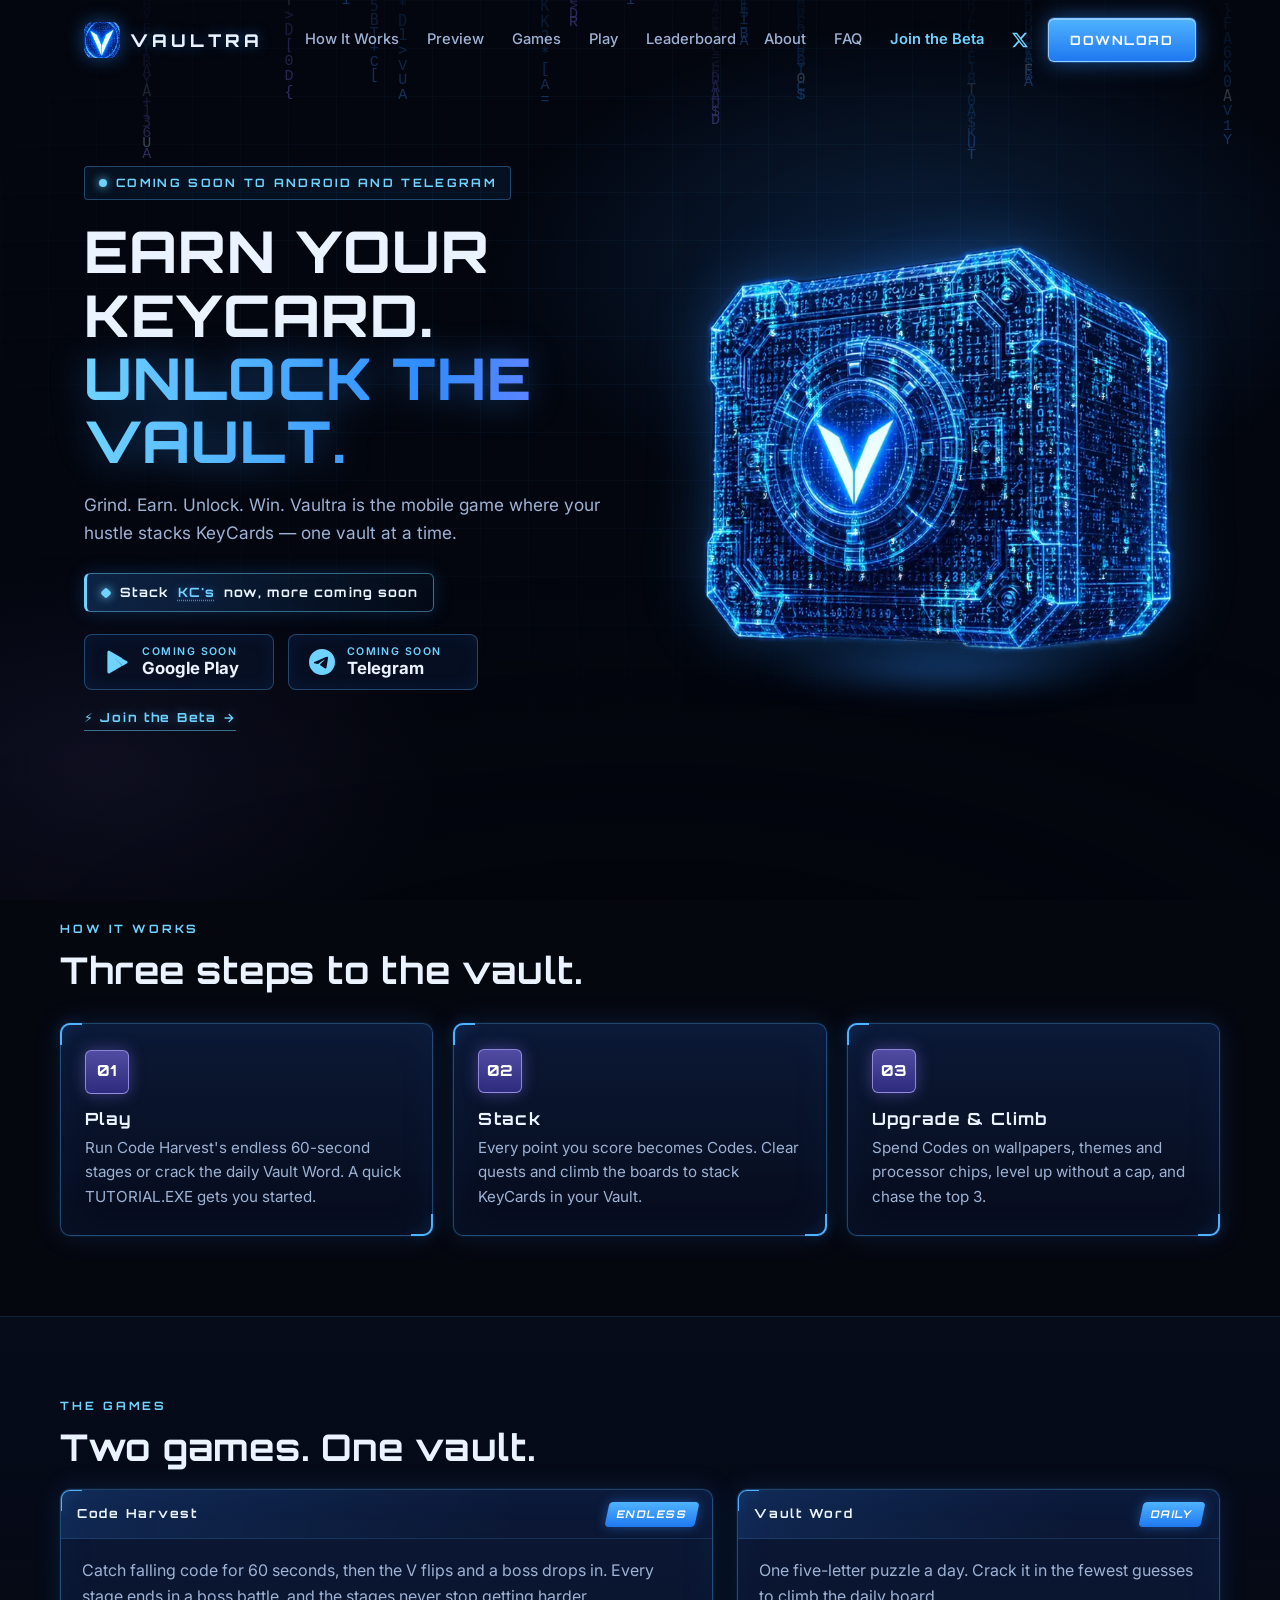
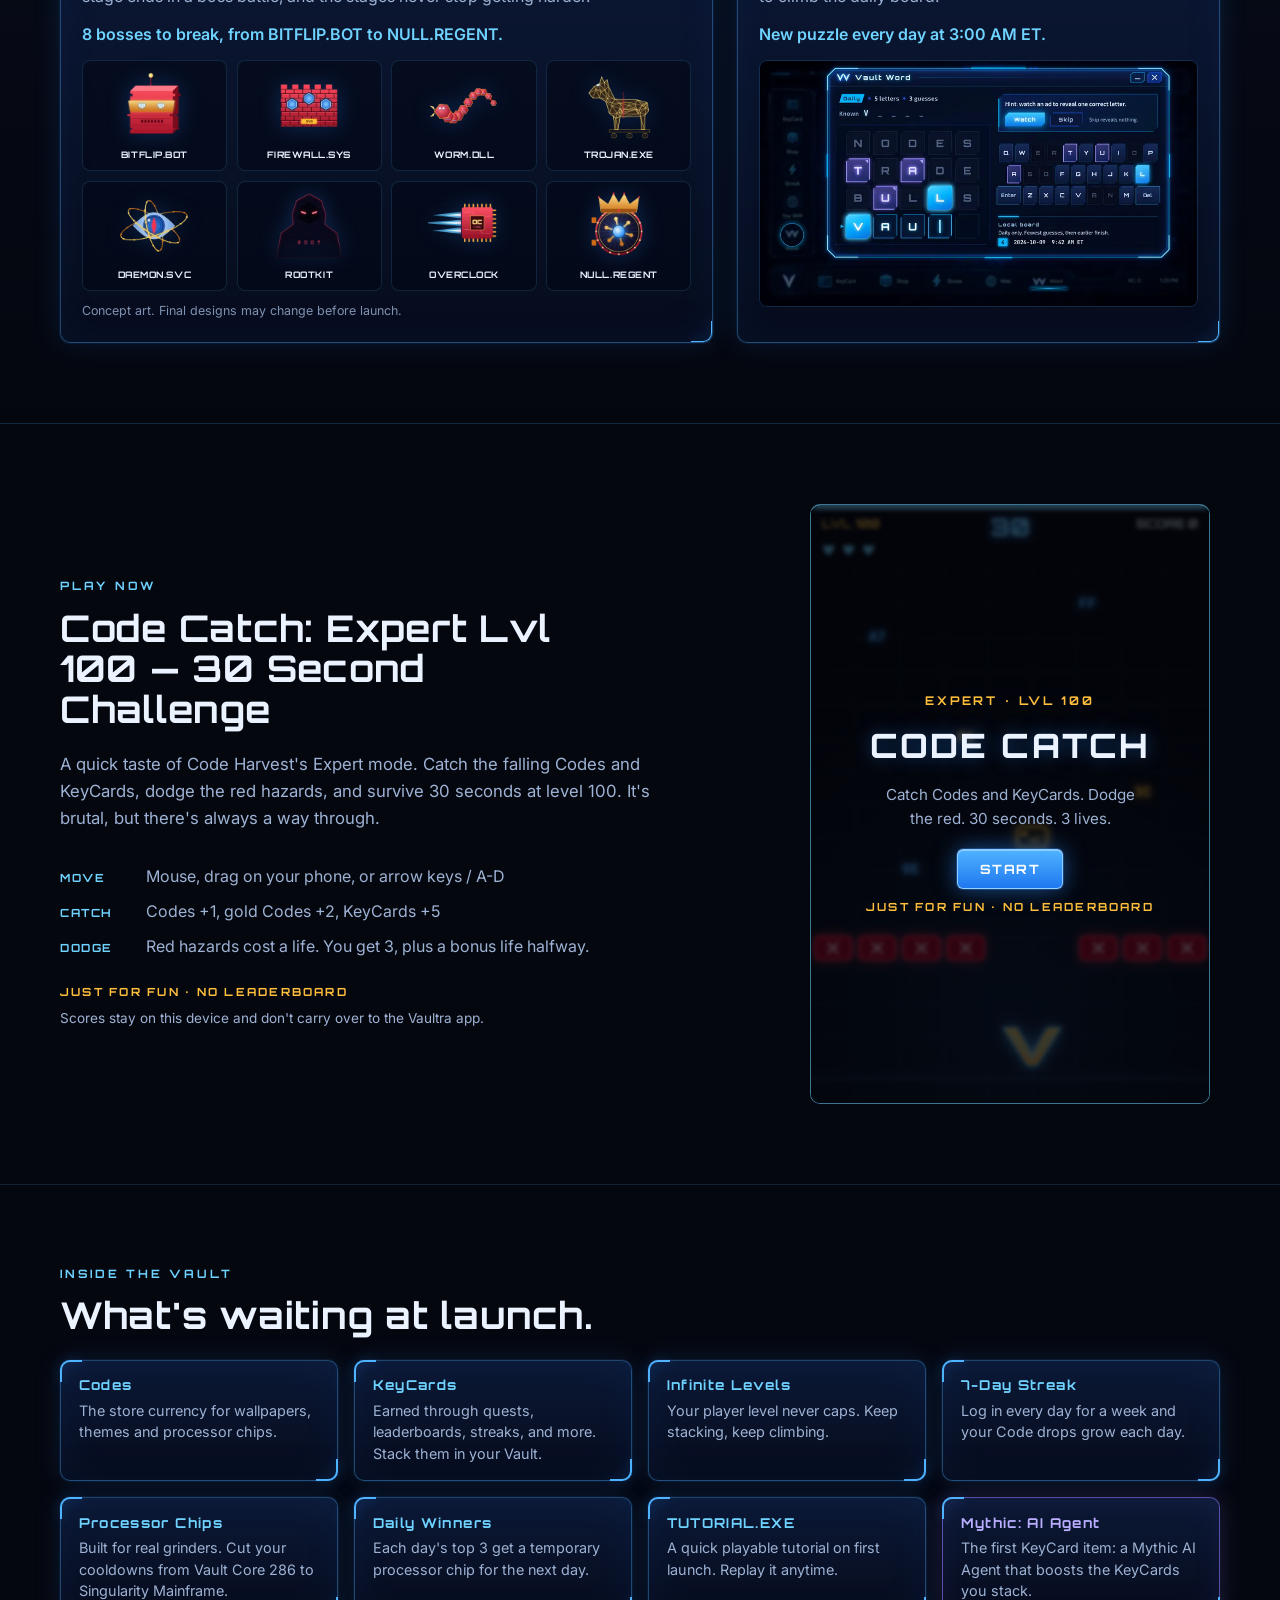
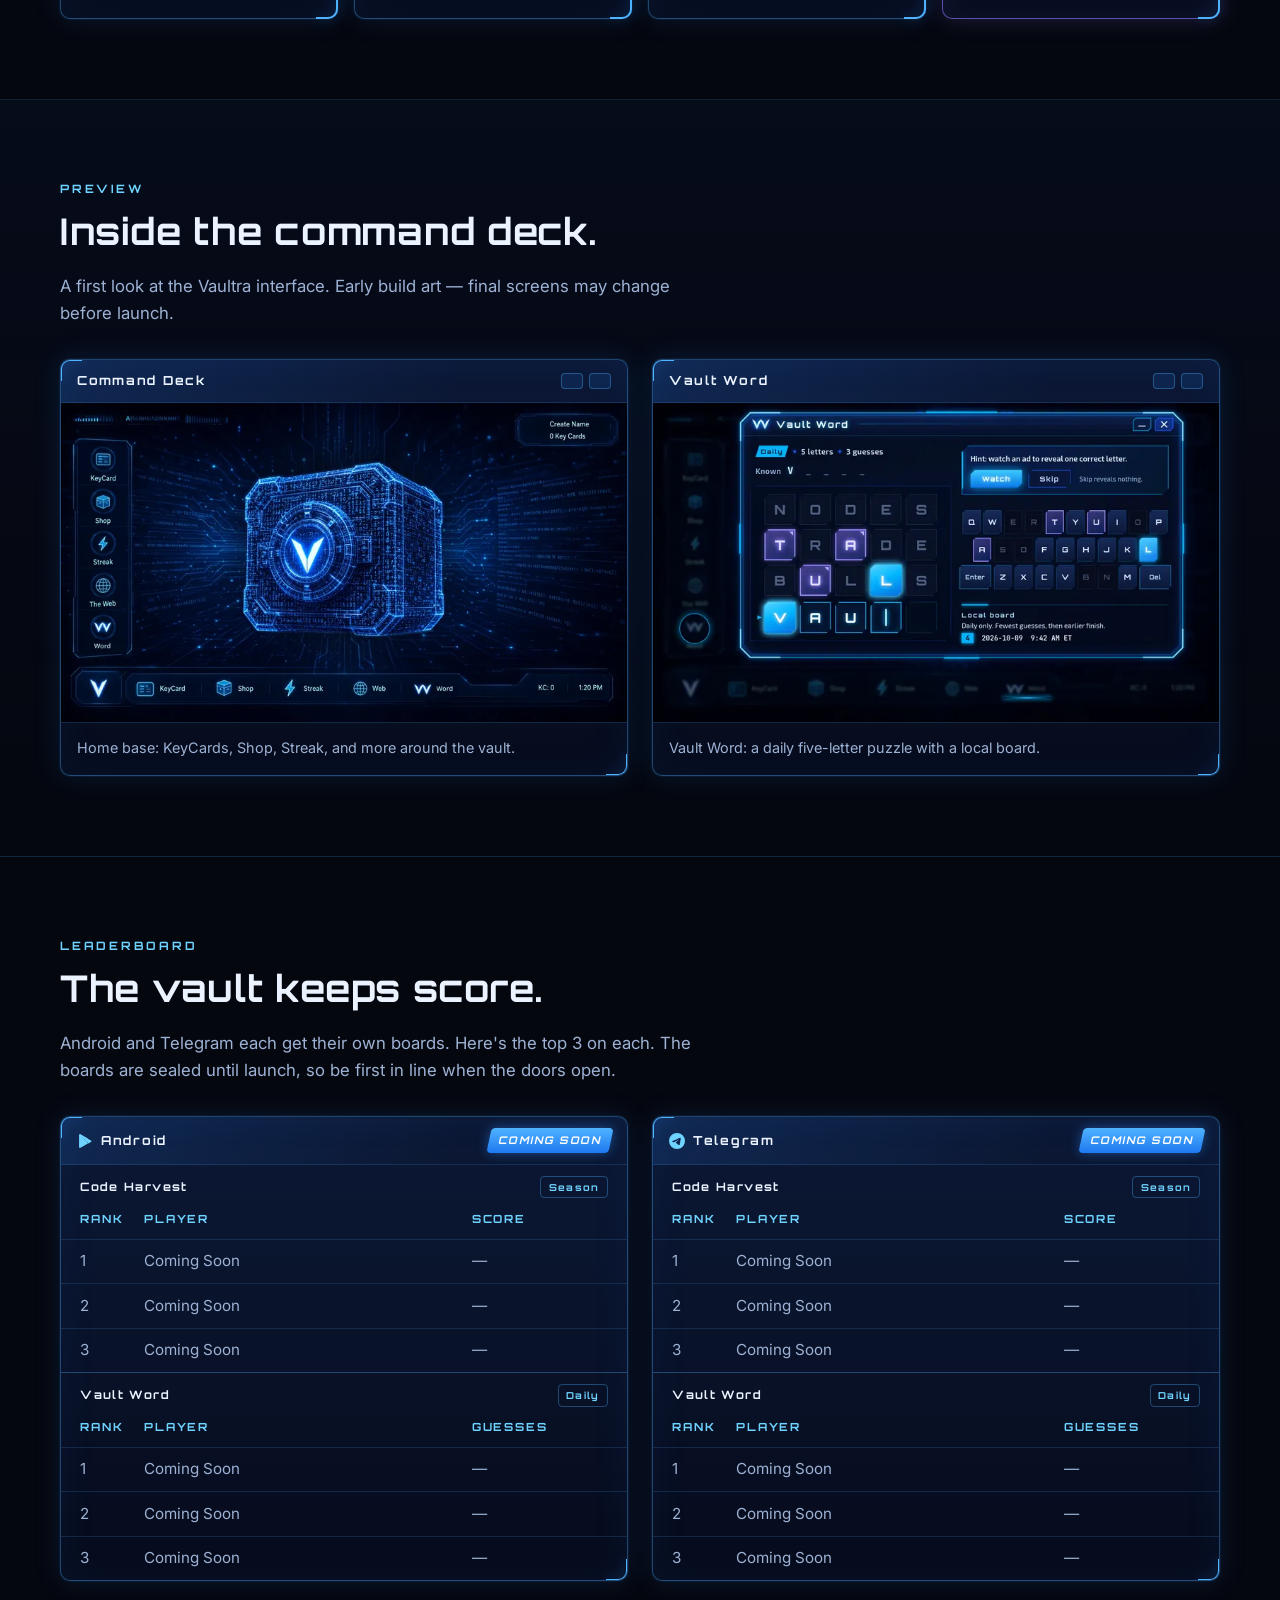
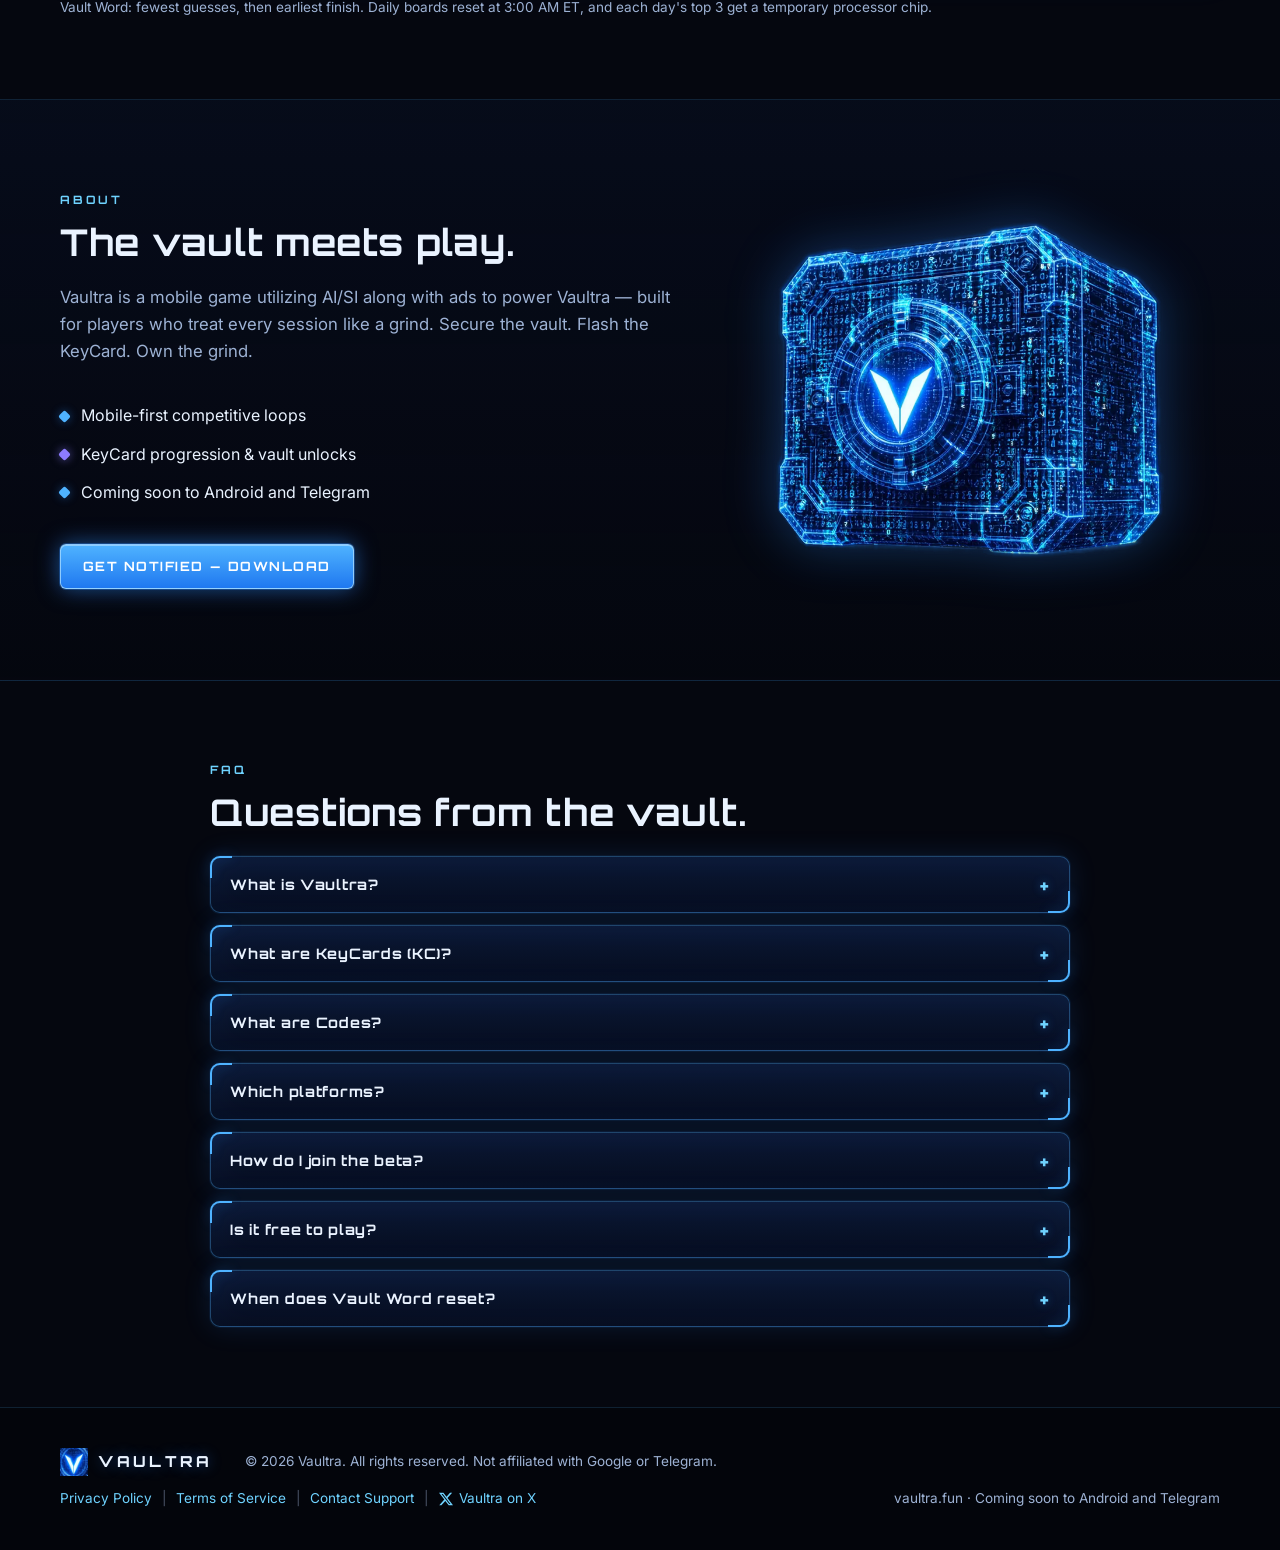
<file: index.html>
<!DOCTYPE html>
<html lang="en">
<head>
  <meta charset="utf-8" />
  <meta name="viewport" content="width=device-width, initial-scale=1" />
  <title>Vaultra — Earn Your KeyCard. Unlock the Vault.</title>
  <meta name="description" content="Grind. Earn. Unlock. Win. Vaultra is the mobile game where your hustle stacks KeyCards — one vault at a time." />
  <meta name="theme-color" content="#05070f" />
  <meta name="color-scheme" content="dark" />
  <meta property="og:title" content="Vaultra — Earn Your KeyCard. Unlock the Vault." />
  <meta property="og:description" content="Vaultra is the mobile game where your hustle stacks KeyCards — one vault at a time. Coming soon to Android and Telegram." />
  <meta property="og:url" content="https://vaultra.fun/" />
  <meta property="og:type" content="website" />
  <meta property="og:image" content="https://vaultra.fun/assets/img/og-vaultra-1200x630.jpg" />
  <meta property="og:image:width" content="1200" />
  <meta property="og:image:height" content="630" />
  <meta property="og:image:alt" content="Vaultra: Earn your KeyCard. Unlock the vault. Coming soon to Android and Telegram." />
  <meta name="twitter:card" content="summary_large_image" />
  <meta name="twitter:site" content="@Vaultra_Fun" />
  <meta name="twitter:image" content="https://vaultra.fun/assets/img/og-vaultra-1200x630.jpg" />
  <meta name="twitter:image:alt" content="Vaultra: Earn your KeyCard. Unlock the vault. Coming soon to Android and Telegram." />
  <link rel="icon" type="image/png" sizes="32x32" href="assets/favicon-32.png" />
  <link rel="icon" type="image/png" sizes="64x64" href="assets/favicon-64.png" />
  <link rel="apple-touch-icon" sizes="180x180" href="assets/apple-touch-icon.png" />
  <link rel="preload" as="image" href="assets/img/vault-poster.webp" type="image/webp" />
  <link rel="preconnect" href="https://fonts.googleapis.com" />
  <link rel="preconnect" href="https://fonts.gstatic.com" crossorigin />
  <link href="https://fonts.googleapis.com/css2?family=Inter:wght@400;500;600;700&family=Orbitron:wght@600;700;800&display=swap" rel="stylesheet" />
  <link rel="stylesheet" href="styles.css" />
</head>
<body>
  <canvas class="code-stream" aria-hidden="true"></canvas>
  <div class="bg-glow" aria-hidden="true"></div>
  <div class="bg-grid" aria-hidden="true"></div>

  <header class="site-header">
    <a class="brand" href="#top" aria-label="Vaultra home">
      <img src="assets/favicon-64.png" alt="" width="36" height="36" class="brand-mark" />
      <span class="brand-word">VAULTRA</span>
    </a>
    <nav class="nav" aria-label="Primary">
      <a href="#how">How It Works</a>
      <a href="#preview">Preview</a>
      <a href="#games">Games</a>
      <a href="#play">Play</a>
      <a href="#leaderboard">Leaderboard</a>
      <a href="#about">About</a>
      <a href="#faq">FAQ</a>
      <a href="/signup/" class="nav-beta">Join the Beta</a>
      <a class="x-link nav-x" href="https://x.com/Vaultra_Fun" target="_blank" rel="noopener" aria-label="Vaultra on X" title="Vaultra on X"><svg class="x-icon" viewBox="0 0 24 24" width="16" height="16" aria-hidden="true" focusable="false"><path fill="currentColor" d="M18.901 1.153h3.68l-8.04 9.19L24 22.846h-7.406l-5.8-7.584-6.638 7.584H.474l8.6-9.83L0 1.154h7.594l5.243 6.932ZM17.61 20.644h2.039L6.486 3.24H4.298Z"/></svg><span class="x-text">Vaultra on X</span></a>
      <!-- Telegram link placeholder: add once the official Telegram link exists, e.g. <a class="x-link nav-x" href="https://t.me/HANDLE" target="_blank" rel="noopener" aria-label="Vaultra on Telegram">…</a>. Keep the hero Telegram badge unlinked until then. -->
    </nav>
    <a class="btn btn-primary header-cta" href="#download">DOWNLOAD</a>
    <button class="nav-toggle" type="button" aria-label="Open menu" aria-expanded="false">
      <span></span><span></span><span></span>
    </button>
  </header>

  <main id="top">
    <section class="hero">
      <div class="hero-copy">
        <p class="eyebrow"><span class="pulse" aria-hidden="true"></span>COMING SOON TO ANDROID AND TELEGRAM</p>
        <h1>
          <span class="line-white">EARN YOUR KEYCARD.</span>
          <span class="line-blue">UNLOCK THE VAULT.</span>
        </h1>
        <p class="subcopy">
          Grind. Earn. Unlock. Win. Vaultra is the mobile game where your hustle stacks
          KeyCards — one vault at a time.
        </p>
        <p class="kc-line"><span class="kc-dot" aria-hidden="true"></span>Stack <abbr title="KeyCards">KC's</abbr> now, more coming soon</p>
        <div class="store-row" id="download">
          <span class="store-btn" role="img" aria-label="Google Play — Coming Soon" title="Coming Soon">
            <svg class="store-icon" viewBox="0 0 24 24" aria-hidden="true"><path fill="currentColor" d="M3.6 1.8c-.3.3-.5.8-.5 1.4v17.6c0 .6.2 1.1.5 1.4l.1.1 9.9-9.9v-.2L3.7 1.7l-.1.1zM16.9 15.6l-3.3-3.3v-.2l3.3-3.3.1.1 3.9 2.2c1.1.6 1.1 1.7 0 2.3l-3.9 2.2h-.1zM17 15.5 13.6 12 3.6 22.2c.4.4 1 .4 1.7.1L17 15.5M17 8.5 5.3 1.8c-.7-.4-1.3-.3-1.7.1L13.6 12 17 8.5z"/></svg>
            <span class="store-text"><small>Coming Soon</small><strong>Google Play</strong></span>
          </span>
          <span class="store-btn" role="img" aria-label="Telegram — Coming Soon" title="Coming Soon">
            <svg class="store-icon" viewBox="0 0 24 24" aria-hidden="true"><path fill="currentColor" d="M11.944 0A12 12 0 0 0 0 12a12 12 0 0 0 12 12 12 12 0 0 0 12-12A12 12 0 0 0 12 0a12 12 0 0 0-.056 0zm4.962 7.224c.1-.002.321.023.465.14a.506.506 0 0 1 .171.325c.016.093.036.306.02.472-.18 1.898-.962 6.502-1.36 8.627-.168.9-.499 1.201-.82 1.23-.696.065-1.225-.46-1.9-.902-1.056-.693-1.653-1.124-2.678-1.8-1.185-.78-.417-1.21.258-1.91.177-.184 3.247-2.977 3.307-3.23.007-.032.014-.15-.056-.212s-.174-.041-.249-.024c-.106.024-1.793 1.14-5.061 3.345-.48.33-.913.49-1.302.48-.428-.008-1.252-.241-1.865-.44-.752-.245-1.349-.374-1.297-.789.027-.216.325-.437.893-.663 3.498-1.524 5.83-2.529 6.998-3.014 3.332-1.386 4.025-1.627 4.476-1.635z"/></svg>
            <span class="store-text"><small>Coming Soon</small><strong>Telegram</strong></span>
          </span>
        </div>
        <a class="beta-link" href="/signup/"><span aria-hidden="true">⚡</span> Join the Beta →</a>
      </div>

      <div class="hero-art">
        <div class="hero-halo" aria-hidden="true"></div>
        <video class="hero-video vault-video" autoplay muted loop playsinline preload="none"
               poster="assets/img/vault-poster.webp" width="720" height="720"
               aria-label="Animated Vaultra vault with a glowing blue V">
          <source data-src="assets/video/vault-anim.webm" type="video/webm" />
          <source data-src="assets/video/vault-anim.mp4" type="video/mp4" />
          <img src="assets/img/vault-poster.webp" alt="Vaultra vault with a glowing blue V" width="720" height="720" />
        </video>
        <img class="hero-static vault-static" src="assets/img/vault-poster.webp" alt="Vaultra vault with a glowing blue V" width="720" height="720" />
        <div class="hero-floor" aria-hidden="true"></div>
      </div>
    </section>

    <section class="section" id="how">
      <div class="section-inner">
        <p class="section-eyebrow">HOW IT WORKS</p>
        <h2>Three steps to the vault.</h2>
        <div class="cards">
          <article class="card panel">
            <div class="card-num" aria-hidden="true">01</div>
            <h3>Play</h3>
            <p>Run Code Harvest's endless 60-second stages or crack the daily Vault Word. A quick TUTORIAL.EXE gets you started.</p>
          </article>
          <article class="card panel">
            <div class="card-num" aria-hidden="true">02</div>
            <h3>Stack</h3>
            <p>Every point you score becomes Codes. Clear quests and climb the boards to stack KeyCards in your Vault.</p>
          </article>
          <article class="card panel">
            <div class="card-num" aria-hidden="true">03</div>
            <h3>Upgrade &amp; Climb</h3>
            <p>Spend Codes on wallpapers, themes and processor chips, level up without a cap, and chase the top 3.</p>
          </article>
        </div>
      </div>
    </section>

    <section class="section section-alt" id="games">
      <div class="section-inner">
        <p class="section-eyebrow">THE GAMES</p>
        <h2>Two games. One vault.</h2>
        <div class="games-grid">
          <article class="panel game-card">
            <div class="panel-bar"><span class="panel-title">Code Harvest</span><span class="tag">Endless</span></div>
            <div class="game-body">
              <p>Catch falling code for 60 seconds, then the V flips and a boss drops in. Every stage ends in a boss battle, and the stages never stop getting harder.</p>
              <p class="game-sub">8 bosses to break, from BITFLIP.BOT to NULL.REGENT.</p>
              <ul class="boss-strip" aria-label="Code Harvest bosses">
              <li><img src="assets/img/bosses/bitflip-bot.webp" alt="BITFLIP.BOT boss concept art" width="96" height="96" loading="lazy" decoding="async" /><span>BITFLIP.BOT</span></li>
              <li><img src="assets/img/bosses/firewall-sys.webp" alt="FIREWALL.SYS boss concept art" width="96" height="96" loading="lazy" decoding="async" /><span>FIREWALL.SYS</span></li>
              <li><img src="assets/img/bosses/worm-dll.webp" alt="WORM.DLL boss concept art" width="96" height="96" loading="lazy" decoding="async" /><span>WORM.DLL</span></li>
              <li><img src="assets/img/bosses/trojan-exe.webp" alt="TROJAN.EXE boss concept art" width="96" height="96" loading="lazy" decoding="async" /><span>TROJAN.EXE</span></li>
              <li><img src="assets/img/bosses/daemon-svc.webp" alt="DAEMON.SVC boss concept art" width="96" height="96" loading="lazy" decoding="async" /><span>DAEMON.SVC</span></li>
              <li><img src="assets/img/bosses/rootkit.webp" alt="ROOTKIT boss concept art" width="96" height="96" loading="lazy" decoding="async" /><span>ROOTKIT</span></li>
              <li><img src="assets/img/bosses/overclock.webp" alt="OVERCLOCK boss concept art" width="96" height="96" loading="lazy" decoding="async" /><span>OVERCLOCK</span></li>
              <li><img src="assets/img/bosses/null-regent.webp" alt="NULL.REGENT boss concept art" width="96" height="96" loading="lazy" decoding="async" /><span>NULL.REGENT</span></li>
              </ul>
              <p class="game-fine">Concept art. Final designs may change before launch.</p>
            </div>
          </article>
          <article class="panel game-card">
            <div class="panel-bar"><span class="panel-title">Vault Word</span><span class="tag">Daily</span></div>
            <div class="game-body">
              <p>One five-letter puzzle a day. Crack it in the fewest guesses to climb the daily board.</p>
              <p class="game-sub">New puzzle every day at 3:00 AM ET.</p>
              <img class="game-shot" src="assets/img/vault-word-window-800.webp" alt="Vault Word daily puzzle window with a five-letter grid and on-screen keyboard" width="800" height="450" loading="lazy" decoding="async" />
            </div>
          </article>
        </div>
      </div>
    </section>

    <section class="section section-play" id="play">
      <div class="section-inner play-grid">
        <div class="play-copy">
          <p class="section-eyebrow">PLAY NOW</p>
          <h2>Code Catch: Expert Lvl 100 — 30 Second Challenge</h2>
          <p class="section-lead">A quick taste of Code Harvest's Expert mode. Catch the falling Codes and KeyCards, dodge the red hazards, and survive 30 seconds at level 100. It's brutal, but there's always a way through.</p>
          <ul class="play-rules">
            <li><span class="pr-key">Move</span> Mouse, drag on your phone, or arrow keys / A-D</li>
            <li><span class="pr-key">Catch</span> Codes +1, gold Codes +2, KeyCards +5</li>
            <li><span class="pr-key">Dodge</span> Red hazards cost a life. You get 3, plus a bonus life halfway.</li>
          </ul>
          <p class="play-tag">JUST FOR FUN · NO LEADERBOARD</p>
          <p class="play-fine">Scores stay on this device and don't carry over to the Vaultra app.</p>
        </div>
        <div class="cc" id="code-catch">
          <div class="cc-stage">
            <canvas class="cc-canvas" width="360" height="540" role="img" aria-label="Code Catch game area"></canvas>
            <div class="cc-overlay" data-screen="start">
              <p class="cc-kicker">EXPERT · LVL 100</p>
              <p class="cc-title">CODE CATCH</p>
              <p class="cc-text">Catch Codes and KeyCards. Dodge the red. 30 seconds. 3 lives.</p>
              <button class="btn btn-primary cc-btn" type="button" data-action="start">START</button>
              <p class="cc-tag">JUST FOR FUN · NO LEADERBOARD</p>
            </div>
            <div class="cc-overlay" data-screen="pause" hidden>
              <p class="cc-kicker">PAUSED</p>
              <button class="btn btn-primary cc-btn" type="button" data-action="resume">RESUME</button>
            </div>
            <div class="cc-overlay" data-screen="end" hidden>
              <p class="cc-kicker" data-out="reason">TIME'S UP</p>
              <p class="cc-title">SCORE <span data-out="score">0</span></p>
              <p class="cc-best">BEST <span data-out="best">0</span> <span class="cc-newbest" data-out="newbest" hidden>NEW BEST!</span></p>
              <div class="cc-actions">
                <button class="btn btn-primary cc-btn" type="button" data-action="again">PLAY AGAIN</button>
                <a class="cc-beta" href="/signup/">Join the Beta →</a>
              </div>
              <p class="cc-tag">JUST FOR FUN · NO LEADERBOARD</p>
            </div>
          </div>
          <p class="cc-live" aria-live="polite"></p>
        </div>
      </div>
    </section>

    <section class="section" id="features">
      <div class="section-inner">
        <p class="section-eyebrow">INSIDE THE VAULT</p>
        <h2>What's waiting at launch.</h2>
        <ul class="feature-grid">
          <li class="panel feature"><h3>Codes</h3><p>The store currency for wallpapers, themes and processor chips.</p></li>
          <li class="panel feature"><h3>KeyCards</h3><p>Earned through quests, leaderboards, streaks, and more. Stack them in your Vault.</p></li>
          <li class="panel feature"><h3>Infinite Levels</h3><p>Your player level never caps. Keep stacking, keep climbing.</p></li>
          <li class="panel feature"><h3>7-Day Streak</h3><p>Log in every day for a week and your Code drops grow each day.</p></li>
          <li class="panel feature"><h3>Processor Chips</h3><p>Built for real grinders. Cut your cooldowns from Vault Core 286 to Singularity Mainframe.</p></li>
          <li class="panel feature"><h3>Daily Winners</h3><p>Each day's top 3 get a temporary processor chip for the next day.</p></li>
          <li class="panel feature"><h3>TUTORIAL.EXE</h3><p>A quick playable tutorial on first launch. Replay it anytime.</p></li>
          <li class="panel feature feature-mythic"><h3>Mythic: AI Agent</h3><p>The first KeyCard item: a Mythic AI Agent that boosts the KeyCards you stack.</p></li>
        </ul>
      </div>
    </section>

    <section class="section section-alt" id="preview">
      <div class="section-inner">
        <p class="section-eyebrow">PREVIEW</p>
        <h2>Inside the command deck.</h2>
        <p class="section-lead">A first look at the Vaultra interface. Early build art — final screens may change before launch.</p>
        <div class="shots">
          <figure class="shot panel">
            <div class="panel-bar"><span class="panel-title">Command Deck</span><span class="panel-dots" aria-hidden="true"><i></i><i></i></span></div>
            <img src="assets/img/desktop-command-deck-800.webp"
                 srcset="assets/img/desktop-command-deck-800.webp 800w, assets/img/desktop-command-deck.webp 1280w"
                 sizes="(max-width: 900px) 92vw, 540px"
                 alt="Vaultra command deck screen with the glowing blue V vault and KeyCard, Shop, Streak, Web and Word menus"
                 width="1280" height="720" loading="lazy" decoding="async" />
            <figcaption>Home base: KeyCards, Shop, Streak, and more around the vault.</figcaption>
          </figure>
          <figure class="shot panel">
            <div class="panel-bar"><span class="panel-title">Vault Word</span><span class="panel-dots" aria-hidden="true"><i></i><i></i></span></div>
            <img src="assets/img/vault-word-window-800.webp"
                 srcset="assets/img/vault-word-window-800.webp 800w, assets/img/vault-word-window.webp 1280w"
                 sizes="(max-width: 900px) 92vw, 540px"
                 alt="Vault Word daily puzzle window with a five-letter grid and on-screen keyboard"
                 width="1280" height="720" loading="lazy" decoding="async" />
            <figcaption>Vault Word: a daily five-letter puzzle with a local board.</figcaption>
          </figure>
        </div>
      </div>
    </section>

    <section class="section" id="leaderboard">
      <div class="section-inner">
        <p class="section-eyebrow">LEADERBOARD</p>
        <h2>The vault keeps score.</h2>
        <p class="section-lead">Android and Telegram each get their own boards. Here's the top 3 on each. The boards are sealed until launch, so be first in line when the doors open.</p>
        <div class="lb-grid">
          <div class="lb-panel panel" role="region" aria-label="Android leaderboards">
            <div class="panel-bar"><span class="panel-title lb-plat"><svg class="lb-icon" viewBox="0 0 24 24" aria-hidden="true"><path fill="currentColor" d="M3.6 1.8c-.3.3-.5.8-.5 1.4v17.6c0 .6.2 1.1.5 1.4l.1.1 9.9-9.9v-.2L3.7 1.7l-.1.1zM16.9 15.6l-3.3-3.3v-.2l3.3-3.3.1.1 3.9 2.2c1.1.6 1.1 1.7 0 2.3l-3.9 2.2h-.1zM17 15.5 13.6 12 3.6 22.2c.4.4 1 .4 1.7.1L17 15.5M17 8.5 5.3 1.8c-.7-.4-1.3-.3-1.7.1L13.6 12 17 8.5z"/></svg>Android</span><span class="tag">Coming Soon</span></div>
              <div class="lb-mini">
                <div class="lb-mini-title"><span>Code Harvest</span><span class="lb-mini-tag">Season</span></div>
                <div class="lb-row lb-head"><span>Rank</span><span>Player</span><span>Score</span></div>
                <div class="lb-row muted"><span>1</span><span>Coming Soon</span><span>—</span></div>
                <div class="lb-row muted"><span>2</span><span>Coming Soon</span><span>—</span></div>
                <div class="lb-row muted"><span>3</span><span>Coming Soon</span><span>—</span></div>
              </div>
              <div class="lb-mini">
                <div class="lb-mini-title"><span>Vault Word</span><span class="lb-mini-tag">Daily</span></div>
                <div class="lb-row lb-head"><span>Rank</span><span>Player</span><span>Guesses</span></div>
                <div class="lb-row muted"><span>1</span><span>Coming Soon</span><span>—</span></div>
                <div class="lb-row muted"><span>2</span><span>Coming Soon</span><span>—</span></div>
                <div class="lb-row muted"><span>3</span><span>Coming Soon</span><span>—</span></div>
              </div>
          </div>
          <div class="lb-panel panel" role="region" aria-label="Telegram leaderboards">
            <div class="panel-bar"><span class="panel-title lb-plat"><svg class="lb-icon" viewBox="0 0 24 24" aria-hidden="true"><path fill="currentColor" d="M11.944 0A12 12 0 0 0 0 12a12 12 0 0 0 12 12 12 12 0 0 0 12-12A12 12 0 0 0 12 0a12 12 0 0 0-.056 0zm4.962 7.224c.1-.002.321.023.465.14a.506.506 0 0 1 .171.325c.016.093.036.306.02.472-.18 1.898-.962 6.502-1.36 8.627-.168.9-.499 1.201-.82 1.23-.696.065-1.225-.46-1.9-.902-1.056-.693-1.653-1.124-2.678-1.8-1.185-.78-.417-1.21.258-1.91.177-.184 3.247-2.977 3.307-3.23.007-.032.014-.15-.056-.212s-.174-.041-.249-.024c-.106.024-1.793 1.14-5.061 3.345-.48.33-.913.49-1.302.48-.428-.008-1.252-.241-1.865-.44-.752-.245-1.349-.374-1.297-.789.027-.216.325-.437.893-.663 3.498-1.524 5.83-2.529 6.998-3.014 3.332-1.386 4.025-1.627 4.476-1.635z"/></svg>Telegram</span><span class="tag">Coming Soon</span></div>
              <div class="lb-mini">
                <div class="lb-mini-title"><span>Code Harvest</span><span class="lb-mini-tag">Season</span></div>
                <div class="lb-row lb-head"><span>Rank</span><span>Player</span><span>Score</span></div>
                <div class="lb-row muted"><span>1</span><span>Coming Soon</span><span>—</span></div>
                <div class="lb-row muted"><span>2</span><span>Coming Soon</span><span>—</span></div>
                <div class="lb-row muted"><span>3</span><span>Coming Soon</span><span>—</span></div>
              </div>
              <div class="lb-mini">
                <div class="lb-mini-title"><span>Vault Word</span><span class="lb-mini-tag">Daily</span></div>
                <div class="lb-row lb-head"><span>Rank</span><span>Player</span><span>Guesses</span></div>
                <div class="lb-row muted"><span>1</span><span>Coming Soon</span><span>—</span></div>
                <div class="lb-row muted"><span>2</span><span>Coming Soon</span><span>—</span></div>
                <div class="lb-row muted"><span>3</span><span>Coming Soon</span><span>—</span></div>
              </div>
          </div>
        </div>
        <p class="lb-foot">Vault Word: fewest guesses, then earliest finish. Daily boards reset at 3:00 AM ET, and each day's top 3 get a temporary processor chip.</p>
      </div>
    </section>

    <section class="section section-alt" id="about">
      <div class="section-inner about-grid">
        <div>
          <p class="section-eyebrow">ABOUT</p>
          <h2>The vault meets play.</h2>
          <p class="section-lead">
            Vaultra is a mobile game utilizing AI/SI along with ads to power Vaultra — built for players who treat every session like a grind. Secure the vault. Flash the KeyCard. Own the grind.
          </p>
          <ul class="about-list">
            <li><span class="dot"></span> Mobile-first competitive loops</li>
            <li><span class="dot alt"></span> KeyCard progression &amp; vault unlocks</li>
            <li><span class="dot"></span> Coming soon to Android and Telegram</li>
          </ul>
          <a class="btn btn-primary" href="#download">GET NOTIFIED — DOWNLOAD</a>
        </div>
        <figure class="about-art vault-media">
          <video class="vault-video about-video" muted loop playsinline preload="none"
                 poster="assets/img/vault-poster.webp" width="720" height="720"
                 aria-label="Animated Vaultra vault mark — glowing blue V on a code-etched vault">
            <source data-src="assets/video/vault-anim.webm" type="video/webm" />
            <source data-src="assets/video/vault-anim.mp4" type="video/mp4" />
            <img src="assets/img/vault-poster.webp" alt="Vaultra vault mark — glowing blue V on a code-etched vault" width="720" height="720" loading="lazy" decoding="async" />
          </video>
          <img class="vault-static" src="assets/img/vault-poster.webp" alt="Vaultra vault mark — glowing blue V on a code-etched vault" width="720" height="720" loading="lazy" decoding="async" />
        </figure>
      </div>
    </section>
    <section class="section" id="faq">
      <div class="section-inner faq-inner">
        <p class="section-eyebrow">FAQ</p>
        <h2>Questions from the vault.</h2>
        <div class="faq-list">
          <details class="faq-item panel">
            <summary>What is Vaultra?</summary>
            <p>Vaultra is a free-to-play mobile game built around a command-deck vault. Play Code Harvest and the daily Vault Word, stack KeyCards, and climb the leaderboards.</p>
          </details>
          <details class="faq-item panel">
            <summary>What are KeyCards (KC)?</summary>
            <p>KeyCards are Vaultra's signature in-game item. Stack them by clearing quests, climbing the leaderboards, keeping your streak alive, and more. KC unlock Mythic items like the AI Agent. KeyCards are simulated in-game items and stay in the game.</p>
          </details>
          <details class="faq-item panel">
            <summary>What are Codes?</summary>
            <p>Codes are the in-game store currency. Every point you score becomes a Code, and the 7-day streak adds more. Spend them on wallpapers, themes and processor chips that shorten your cooldowns, built for real grinders.</p>
          </details>
          <details class="faq-item panel">
            <summary>Which platforms?</summary>
            <p>Vaultra is coming soon to Android (Google Play) and as a Telegram Mini App. Both platforms get Code Harvest and Vault Word, each with its own leaderboards.</p>
          </details>
          <details class="faq-item panel">
            <summary>How do I join the beta?</summary>
            <p>Sign up at <a href="/signup/">vaultra.fun/signup</a> with the Google account on your Android phone. We'll email your Google Play testing invite when testing opens.</p>
          </details>
          <details class="faq-item panel">
            <summary>Is it free to play?</summary>
            <p>Yes. Vaultra is free to play, and rewarded ads are always optional. You choose when to watch.</p>
          </details>
          <details class="faq-item panel">
            <summary>When does Vault Word reset?</summary>
            <p>Every day at 3:00 AM Eastern. The daily leaderboards close at the same time, and each day's top 3 get a temporary processor chip for the next day.</p>
          </details>
        </div>
      </div>
    </section>
  </main>

  <footer class="site-footer">
    <div class="footer-inner">
      <div class="brand brand-footer">
        <img src="assets/favicon-64.png" alt="" width="28" height="28" loading="lazy" />
        <span class="brand-word">VAULTRA</span>
      </div>
      <p class="footer-copy">© <span id="year"></span> Vaultra. All rights reserved. Not affiliated with Google or Telegram.</p>
      <nav class="footer-links" aria-label="Legal">
        <a href="/privacy/">Privacy Policy</a><span aria-hidden="true">|</span>
        <a href="/terms/">Terms of Service</a><span aria-hidden="true">|</span>
        <a href="mailto:vaultra@mail.grokbot.com">Contact Support</a><span aria-hidden="true">|</span>
        <a class="x-link" href="https://x.com/Vaultra_Fun" target="_blank" rel="noopener" aria-label="Vaultra on X"><svg class="x-icon" viewBox="0 0 24 24" width="16" height="16" aria-hidden="true" focusable="false"><path fill="currentColor" d="M18.901 1.153h3.68l-8.04 9.19L24 22.846h-7.406l-5.8-7.584-6.638 7.584H.474l8.6-9.83L0 1.154h7.594l5.243 6.932ZM17.61 20.644h2.039L6.486 3.24H4.298Z"/></svg><span>Vaultra on X</span></a>
        <!-- Telegram link placeholder: add <a href="https://t.me/HANDLE" target="_blank" rel="noopener">Vaultra on Telegram</a> once the official link exists -->
      </nav>
      <p class="footer-meta">vaultra.fun · Coming soon to Android and Telegram</p>
    </div>
  </footer>

  <script src="main.js" defer></script>
  <script src="assets/js/code-catch.js" defer></script>
</body>
</html>
</file>
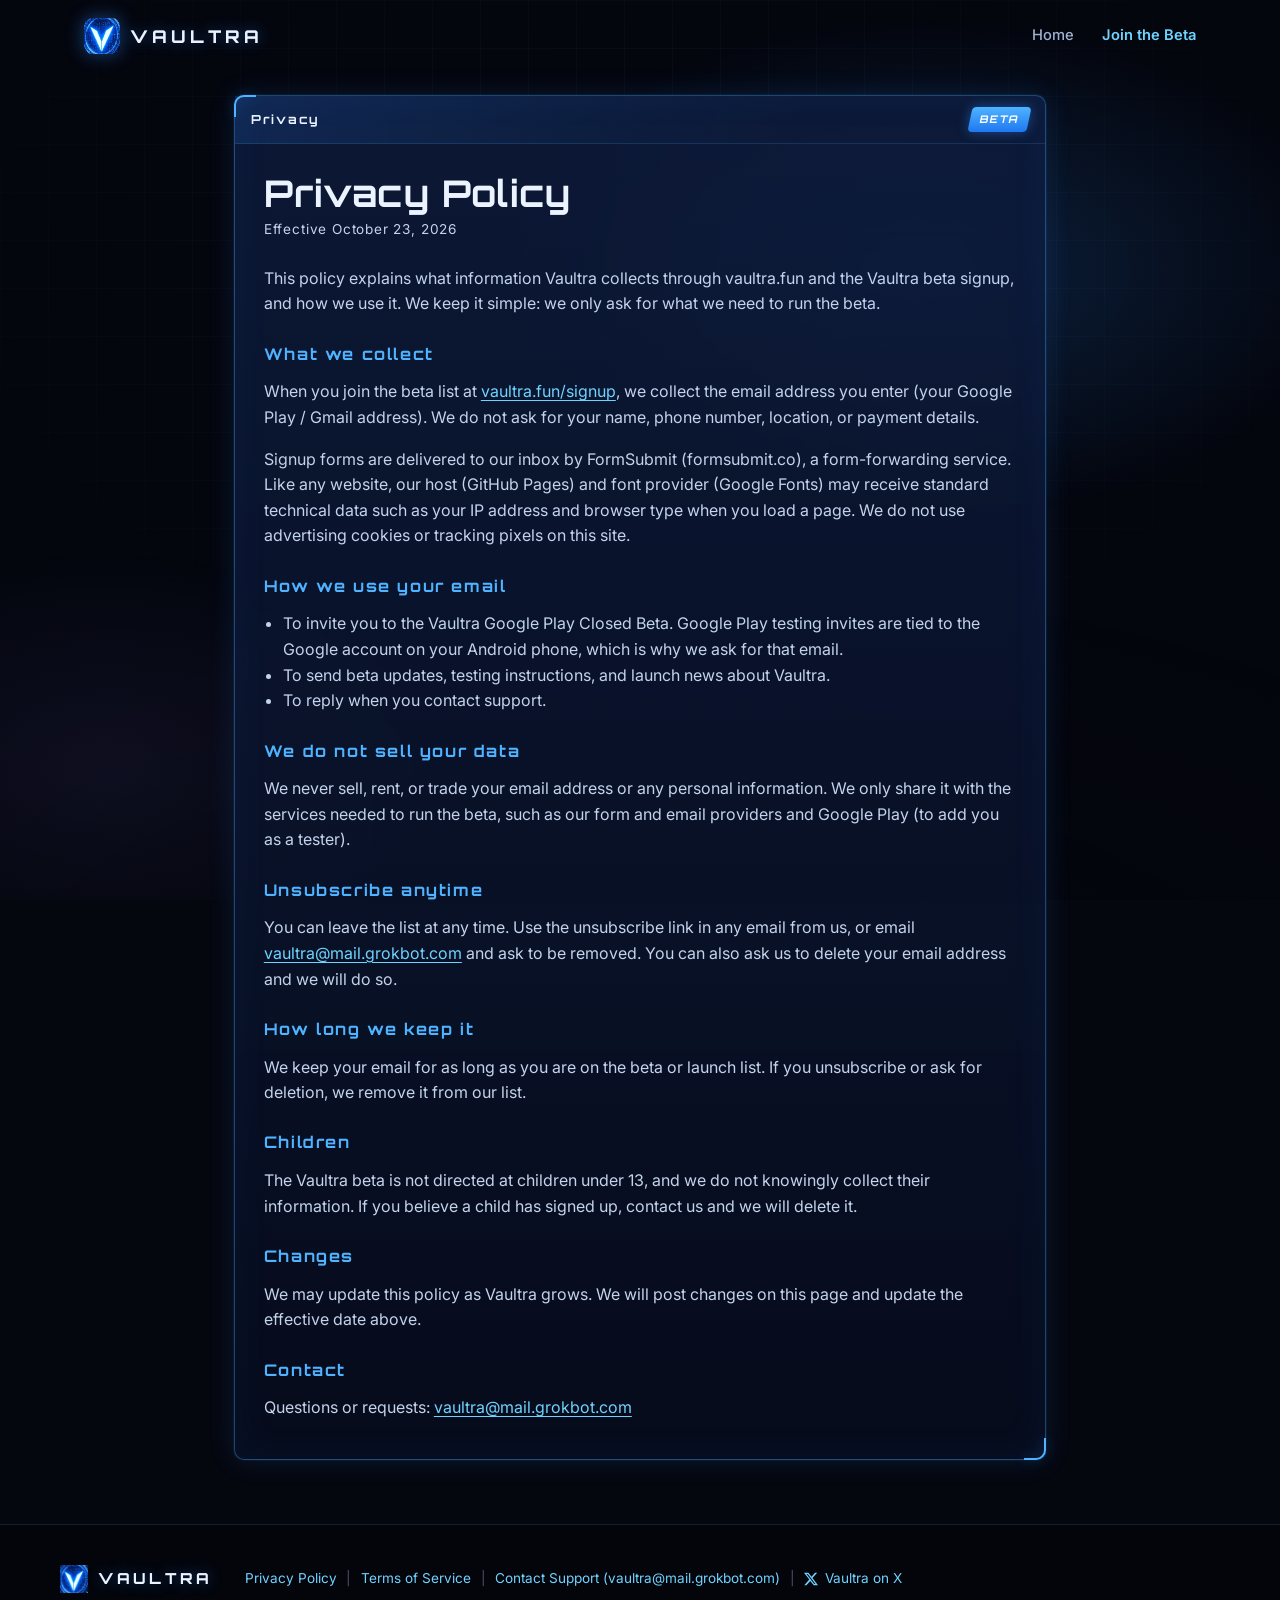
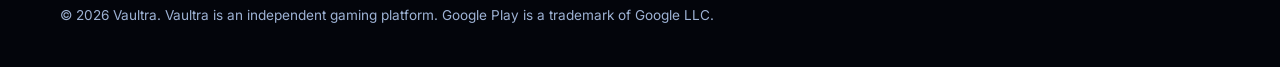
<file: privacy/index.html>
<!DOCTYPE html>
<html lang="en">
<head>
  <meta charset="utf-8" />
  <meta name="viewport" content="width=device-width, initial-scale=1" />
  <title>Privacy Policy — Vaultra</title>
  <meta name="description" content="How Vaultra handles your email for the beta signup and Google Play testing invites." />
  <meta name="theme-color" content="#05070f" />
  <meta name="color-scheme" content="dark" />
  <link rel="canonical" href="https://vaultra.fun/privacy/" />
  <meta property="og:type" content="website" />
  <meta property="og:title" content="Privacy Policy — Vaultra" />
  <meta property="og:description" content="How Vaultra handles your email for the beta signup and Google Play testing invites." />
  <meta property="og:url" content="https://vaultra.fun/privacy/" />
  <meta property="og:image" content="https://vaultra.fun/assets/img/og-vaultra-1200x630.jpg" />
  <meta property="og:image:width" content="1200" />
  <meta property="og:image:height" content="630" />
  <meta property="og:image:alt" content="Vaultra: Earn your KeyCard. Unlock the vault. Coming soon to Android and Telegram." />
  <meta name="twitter:card" content="summary_large_image" />
  <meta name="twitter:site" content="@Vaultra_Fun" />
  <meta name="twitter:image" content="https://vaultra.fun/assets/img/og-vaultra-1200x630.jpg" />
  <meta name="twitter:image:alt" content="Vaultra: Earn your KeyCard. Unlock the vault. Coming soon to Android and Telegram." />
  <link rel="icon" type="image/png" sizes="32x32" href="/assets/favicon-32.png" />
  <link rel="icon" type="image/png" sizes="64x64" href="/assets/favicon-64.png" />
  <link rel="apple-touch-icon" sizes="180x180" href="/assets/apple-touch-icon.png" />
  <link rel="preconnect" href="https://fonts.googleapis.com" />
  <link rel="preconnect" href="https://fonts.gstatic.com" crossorigin />
  <link href="https://fonts.googleapis.com/css2?family=Inter:wght@400;500;600;700&family=Orbitron:wght@600;700;800&display=swap" rel="stylesheet" />
  <link rel="stylesheet" href="/styles.css" />
  <link rel="stylesheet" href="/pages.css" />
</head>
<body>
  <canvas class="code-stream" aria-hidden="true"></canvas>
  <div class="bg-glow" aria-hidden="true"></div>
  <div class="bg-grid" aria-hidden="true"></div>

  <header class="site-header">
    <a class="brand" href="/" aria-label="Vaultra home">
      <img src="/assets/favicon-64.png" alt="" width="36" height="36" class="brand-mark" />
      <span class="brand-word">VAULTRA</span>
    </a>
    <nav class="nav nav-simple" aria-label="Primary">
      <a href="/">Home</a>
      <a href="/signup/" class="nav-beta">Join the Beta</a>
    </nav>
  </header>

  <main class="legal-main">
    <article class="panel legal">
      <div class="panel-bar"><span class="panel-title">Privacy</span><span class="tag">Beta</span></div>
      <div class="legal-body">
        <h1>Privacy Policy</h1>
        <p class="legal-date">Effective October 23, 2026</p>
        <p>This policy explains what information Vaultra collects through vaultra.fun and the Vaultra beta signup, and how we use it. We keep it simple: we only ask for what we need to run the beta.</p>

        <h2>What we collect</h2>
        <p>When you join the beta list at <a href="/signup/">vaultra.fun/signup</a>, we collect the email address you enter (your Google Play / Gmail address). We do not ask for your name, phone number, location, or payment details.</p>
        <p>Signup forms are delivered to our inbox by FormSubmit (formsubmit.co), a form-forwarding service. Like any website, our host (GitHub Pages) and font provider (Google Fonts) may receive standard technical data such as your IP address and browser type when you load a page. We do not use advertising cookies or tracking pixels on this site.</p>

        <h2>How we use your email</h2>
        <ul>
          <li>To invite you to the Vaultra Google Play Closed Beta. Google Play testing invites are tied to the Google account on your Android phone, which is why we ask for that email.</li>
          <li>To send beta updates, testing instructions, and launch news about Vaultra.</li>
          <li>To reply when you contact support.</li>
        </ul>

        <h2>We do not sell your data</h2>
        <p>We never sell, rent, or trade your email address or any personal information. We only share it with the services needed to run the beta, such as our form and email providers and Google Play (to add you as a tester).</p>

        <h2>Unsubscribe anytime</h2>
        <p>You can leave the list at any time. Use the unsubscribe link in any email from us, or email <a href="mailto:vaultra@mail.grokbot.com">vaultra@mail.grokbot.com</a> and ask to be removed. You can also ask us to delete your email address and we will do so.</p>

        <h2>How long we keep it</h2>
        <p>We keep your email for as long as you are on the beta or launch list. If you unsubscribe or ask for deletion, we remove it from our list.</p>

        <h2>Children</h2>
        <p>The Vaultra beta is not directed at children under 13, and we do not knowingly collect their information. If you believe a child has signed up, contact us and we will delete it.</p>

        <h2>Changes</h2>
        <p>We may update this policy as Vaultra grows. We will post changes on this page and update the effective date above.</p>

        <h2>Contact</h2>
        <p>Questions or requests: <a href="mailto:vaultra@mail.grokbot.com">vaultra@mail.grokbot.com</a></p>
      </div>
    </article>
  </main>

  <footer class="site-footer">
    <div class="footer-inner">
      <div class="brand brand-footer">
        <img src="/assets/favicon-64.png" alt="" width="28" height="28" loading="lazy" />
        <span class="brand-word">VAULTRA</span>
      </div>
      <nav class="footer-links" aria-label="Legal">
        <a href="/privacy/">Privacy Policy</a><span aria-hidden="true">|</span>
        <a href="/terms/">Terms of Service</a><span aria-hidden="true">|</span>
        <a href="mailto:vaultra@mail.grokbot.com">Contact Support (vaultra@mail.grokbot.com)</a><span aria-hidden="true">|</span>
        <a class="x-link" href="https://x.com/Vaultra_Fun" target="_blank" rel="noopener" aria-label="Vaultra on X"><svg class="x-icon" viewBox="0 0 24 24" width="16" height="16" aria-hidden="true" focusable="false"><path fill="currentColor" d="M18.901 1.153h3.68l-8.04 9.19L24 22.846h-7.406l-5.8-7.584-6.638 7.584H.474l8.6-9.83L0 1.154h7.594l5.243 6.932ZM17.61 20.644h2.039L6.486 3.24H4.298Z"/></svg><span>Vaultra on X</span></a>
        <!-- Telegram link placeholder: add <a href="https://t.me/HANDLE" target="_blank" rel="noopener">Vaultra on Telegram</a> once the official link exists -->
      </nav>
      <p class="footer-copy footer-note">© <span id="year"></span> Vaultra. Vaultra is an independent gaming platform. Google Play is a trademark of Google LLC.</p>
    </div>
  </footer>

  <script src="/main.js" defer></script>
</body>
</html>
</file>
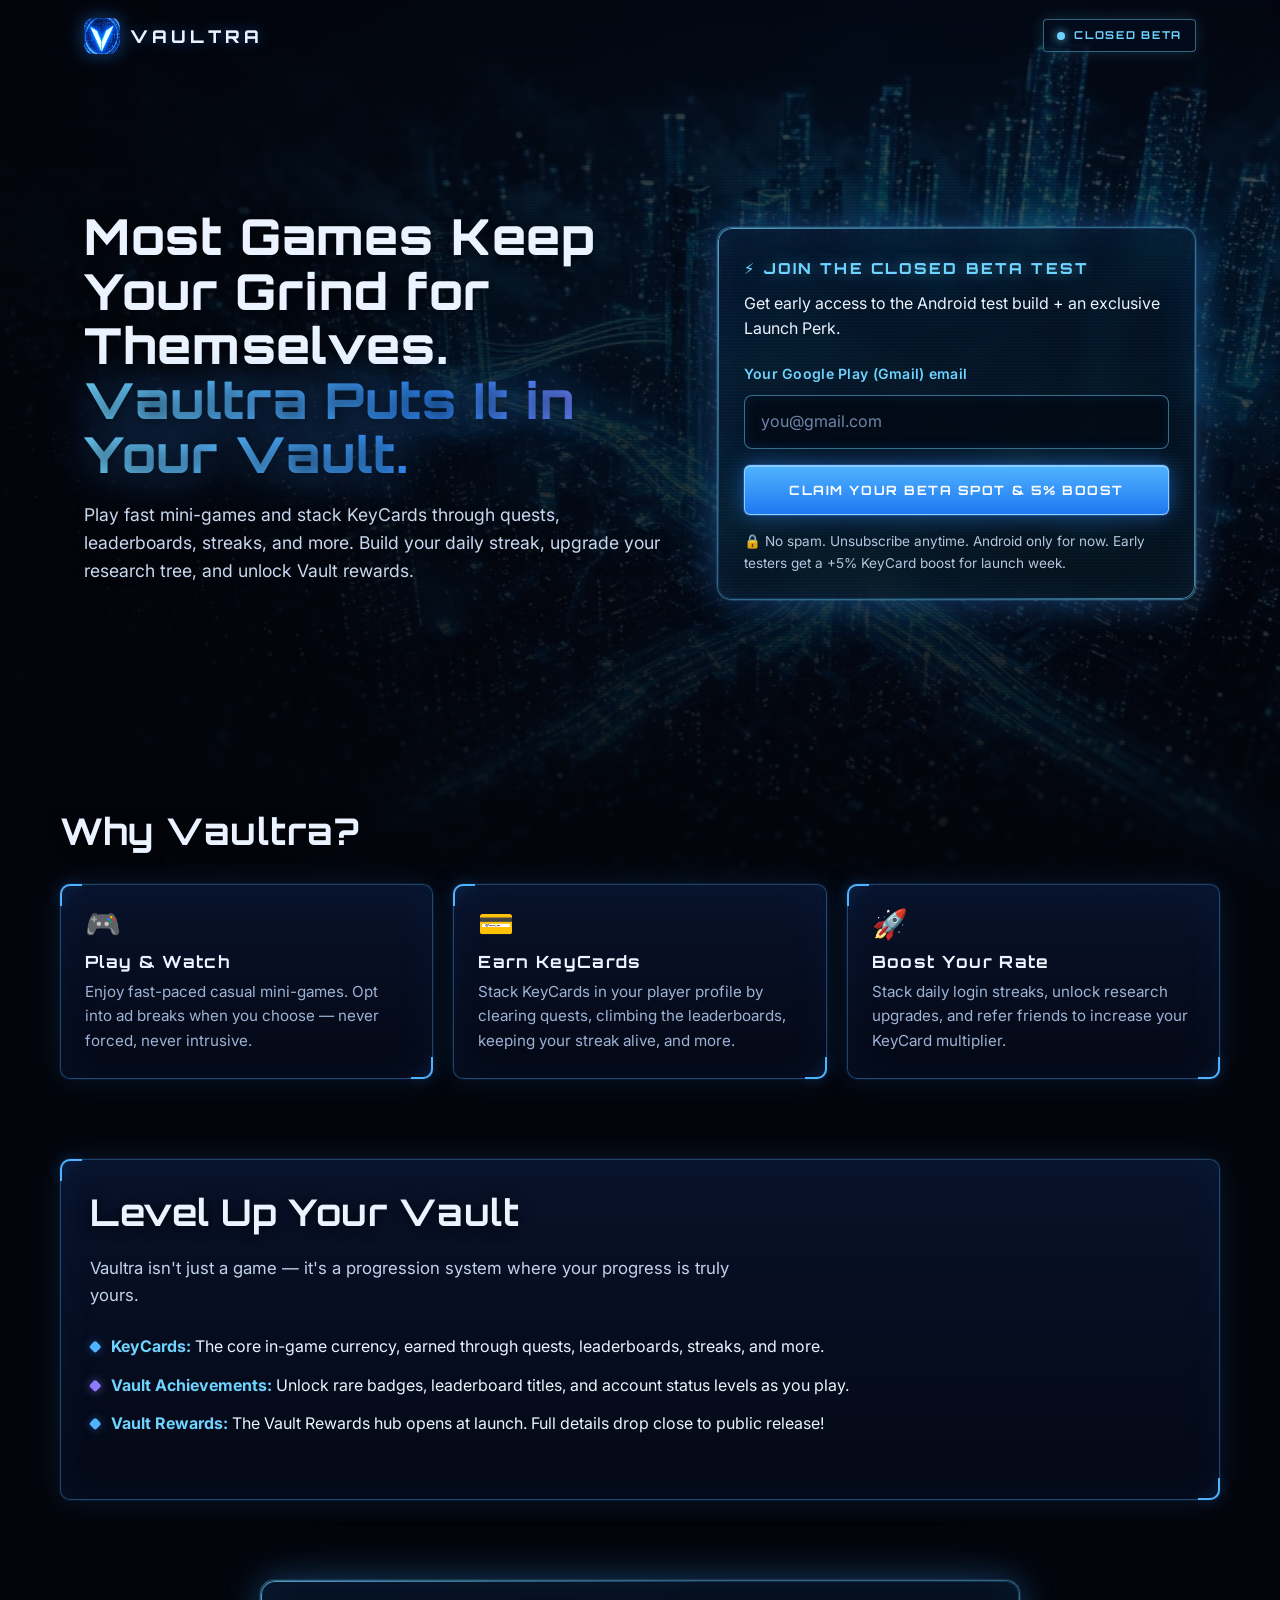
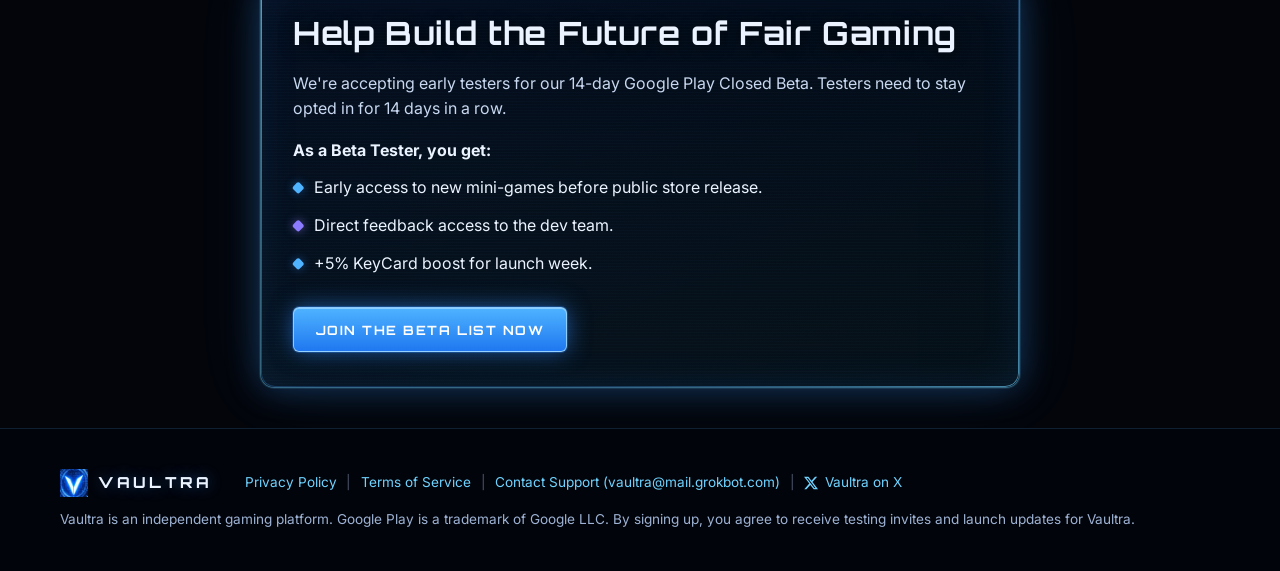
<file: signup/index.html>
<!DOCTYPE html>
<html lang="en">
<head>
  <meta charset="utf-8" />
  <meta name="viewport" content="width=device-width, initial-scale=1" />
  <title>Join the Closed Beta — Vaultra</title>
  <meta name="description" content="Play fast mini-games and stack KeyCards through quests, leaderboards, streaks, and more. Join the Vaultra Google Play Closed Beta." />
  <meta name="theme-color" content="#05070f" />
  <meta name="color-scheme" content="dark" />
  <meta property="og:title" content="Join the Vaultra Closed Beta" />
  <meta property="og:description" content="Get early access to the Android test build + an exclusive Launch Perk." />
  <meta property="og:url" content="https://vaultra.fun/signup/" />
  <link rel="canonical" href="https://vaultra.fun/signup/" />
  <meta property="og:type" content="website" />
  <meta property="og:image" content="https://vaultra.fun/assets/img/og-vaultra-1200x630.jpg" />
  <meta property="og:image:width" content="1200" />
  <meta property="og:image:height" content="630" />
  <meta property="og:image:alt" content="Vaultra: Earn your KeyCard. Unlock the vault. Coming soon to Android and Telegram." />
  <meta name="twitter:card" content="summary_large_image" />
  <meta name="twitter:site" content="@Vaultra_Fun" />
  <meta name="twitter:image" content="https://vaultra.fun/assets/img/og-vaultra-1200x630.jpg" />
  <meta name="twitter:image:alt" content="Vaultra: Earn your KeyCard. Unlock the vault. Coming soon to Android and Telegram." />
  <link rel="icon" type="image/png" sizes="32x32" href="/assets/favicon-32.png" />
  <link rel="icon" type="image/png" sizes="64x64" href="/assets/favicon-64.png" />
  <link rel="apple-touch-icon" sizes="180x180" href="/assets/apple-touch-icon.png" />
  <link rel="preconnect" href="https://fonts.googleapis.com" />
  <link rel="preconnect" href="https://fonts.gstatic.com" crossorigin />
  <link href="https://fonts.googleapis.com/css2?family=Inter:wght@400;500;600;700&family=Orbitron:wght@600;700;800&display=swap" rel="stylesheet" />
  <link rel="stylesheet" href="/styles.css" />
  <link rel="stylesheet" href="/pages.css" />
</head>
<body class="page-city">
  <div class="city-bg" aria-hidden="true">
    <video class="city-video" muted loop playsinline autoplay preload="none" poster="/assets/bg/quantum-city-still.jpg">
      <source data-src="/assets/bg/quantum-city.mp4" data-src-small="/assets/bg/quantum-city-480.mp4" type="video/mp4" />
    </video>
    <div class="city-overlay"></div>
    <div class="city-scan"></div>
  </div>

  <header class="site-header">
    <a class="brand" href="/" aria-label="Vaultra home">
      <img src="/assets/favicon-64.png" alt="" width="36" height="36" class="brand-mark" />
      <span class="brand-word">Vaultra</span>
    </a>
    <span class="beta-badge"><span class="pulse" aria-hidden="true"></span>CLOSED BETA</span>
  </header>

  <main>
    <section class="su-hero">
      <div class="su-copy">
        <h1>
          <span class="line-white">Most Games Keep Your Grind for Themselves.</span>
          <span class="line-blue">Vaultra Puts It in Your Vault.</span>
        </h1>
        <p class="subcopy">Play fast mini-games and stack KeyCards through quests, leaderboards, streaks, and more. Build your daily streak, upgrade your research tree, and unlock Vault rewards.</p>
      </div>

      <div class="glass-card" id="join">
        <div class="glass-scan" aria-hidden="true"></div>
        <p class="glass-title"><span aria-hidden="true">⚡</span> JOIN THE CLOSED BETA TEST</p>
        <p class="glass-lead">Get early access to the Android test build + an exclusive Launch Perk.</p>
        <form class="su-form" action="https://formsubmit.co/528c1036d78ffc264219f24c2cec4b28" method="POST">
          <label for="email">Your Google Play (Gmail) email</label>
          <input id="email" name="email" type="email" required autocomplete="email" inputmode="email" placeholder="you@gmail.com" />
          <input type="text" name="_honey" class="hp" tabindex="-1" autocomplete="off" aria-hidden="true" />
          <input type="hidden" name="_captcha" value="false" />
          <input type="hidden" name="_subject" value="New Vaultra Closed Beta signup" />
          <input type="hidden" name="_template" value="table" />
          <input type="hidden" name="_next" value="https://vaultra.fun/signup/thanks/" />
          <button class="btn btn-primary su-submit" type="submit">CLAIM YOUR BETA SPOT &amp; 5% BOOST</button>
        </form>
        <p class="glass-fine"><span aria-hidden="true">🔒</span> No spam. Unsubscribe anytime. Android only for now. Early testers get a +5% KeyCard boost for launch week.</p>
      </div>
    </section>

    <section class="section su-section">
      <div class="section-inner">
        <h2>Why Vaultra?</h2>
        <div class="cards">
          <article class="card panel">
            <div class="su-icon" aria-hidden="true">🎮</div>
            <h3>Play &amp; Watch</h3>
            <p>Enjoy fast-paced casual mini-games. Opt into ad breaks when you choose — never forced, never intrusive.</p>
          </article>
          <article class="card panel">
            <div class="su-icon" aria-hidden="true">💳</div>
            <h3>Earn KeyCards</h3>
            <p>Stack KeyCards in your player profile by clearing quests, climbing the leaderboards, keeping your streak alive, and more.</p>
          </article>
          <article class="card panel">
            <div class="su-icon" aria-hidden="true">🚀</div>
            <h3>Boost Your Rate</h3>
            <p>Stack daily login streaks, unlock research upgrades, and refer friends to increase your KeyCard multiplier.</p>
          </article>
        </div>
      </div>
    </section>

    <section class="section su-section">
      <div class="section-inner">
        <div class="panel su-panel">
          <h2>Level Up Your Vault</h2>
          <p class="section-lead">Vaultra isn't just a game — it's a progression system where your progress is truly yours.</p>
          <ul class="su-list">
            <li><span class="dot"></span><span><strong>KeyCards:</strong> The core in-game currency, earned through quests, leaderboards, streaks, and more.</span></li>
            <li><span class="dot alt"></span><span><strong>Vault Achievements:</strong> Unlock rare badges, leaderboard titles, and account status levels as you play.</span></li>
            <li><span class="dot"></span><span><strong>Vault Rewards:</strong> The Vault Rewards hub opens at launch. Full details drop close to public release!</span></li>
          </ul>
        </div>
      </div>
    </section>

    <section class="section su-section">
      <div class="section-inner">
        <div class="glass-card su-cta">
          <div class="glass-scan" aria-hidden="true"></div>
          <h2>Help Build the Future of Fair Gaming</h2>
          <p>We're accepting early testers for our 14-day Google Play Closed Beta. Testers need to stay opted in for 14 days in a row.</p>
          <p class="su-cta-sub">As a Beta Tester, you get:</p>
          <ul class="su-list">
            <li><span class="dot"></span><span>Early access to new mini-games before public store release.</span></li>
            <li><span class="dot alt"></span><span>Direct feedback access to the dev team.</span></li>
            <li><span class="dot"></span><span>+5% KeyCard boost for launch week.</span></li>
          </ul>
          <a class="btn btn-primary js-focus-email" href="#join">JOIN THE BETA LIST NOW</a>
        </div>
      </div>
    </section>
  </main>

  <footer class="site-footer">
    <div class="footer-inner">
      <div class="brand brand-footer">
        <img src="/assets/favicon-64.png" alt="" width="28" height="28" loading="lazy" />
        <span class="brand-word">VAULTRA</span>
      </div>
      <nav class="footer-links" aria-label="Legal">
        <a href="/privacy/">Privacy Policy</a><span aria-hidden="true">|</span>
        <a href="/terms/">Terms of Service</a><span aria-hidden="true">|</span>
        <a href="mailto:vaultra@mail.grokbot.com">Contact Support (vaultra@mail.grokbot.com)</a><span aria-hidden="true">|</span>
        <a class="x-link" href="https://x.com/Vaultra_Fun" target="_blank" rel="noopener" aria-label="Vaultra on X"><svg class="x-icon" viewBox="0 0 24 24" width="16" height="16" aria-hidden="true" focusable="false"><path fill="currentColor" d="M18.901 1.153h3.68l-8.04 9.19L24 22.846h-7.406l-5.8-7.584-6.638 7.584H.474l8.6-9.83L0 1.154h7.594l5.243 6.932ZM17.61 20.644h2.039L6.486 3.24H4.298Z"/></svg><span>Vaultra on X</span></a>
        <!-- Telegram link placeholder: add <a href="https://t.me/HANDLE" target="_blank" rel="noopener">Vaultra on Telegram</a> once the official link exists -->
      </nav>
      <p class="footer-copy footer-note">Vaultra is an independent gaming platform. Google Play is a trademark of Google LLC. By signing up, you agree to receive testing invites and launch updates for Vaultra.</p>
    </div>
  </footer>

  <script src="/pages.js" defer></script>
</body>
</html>
</file>
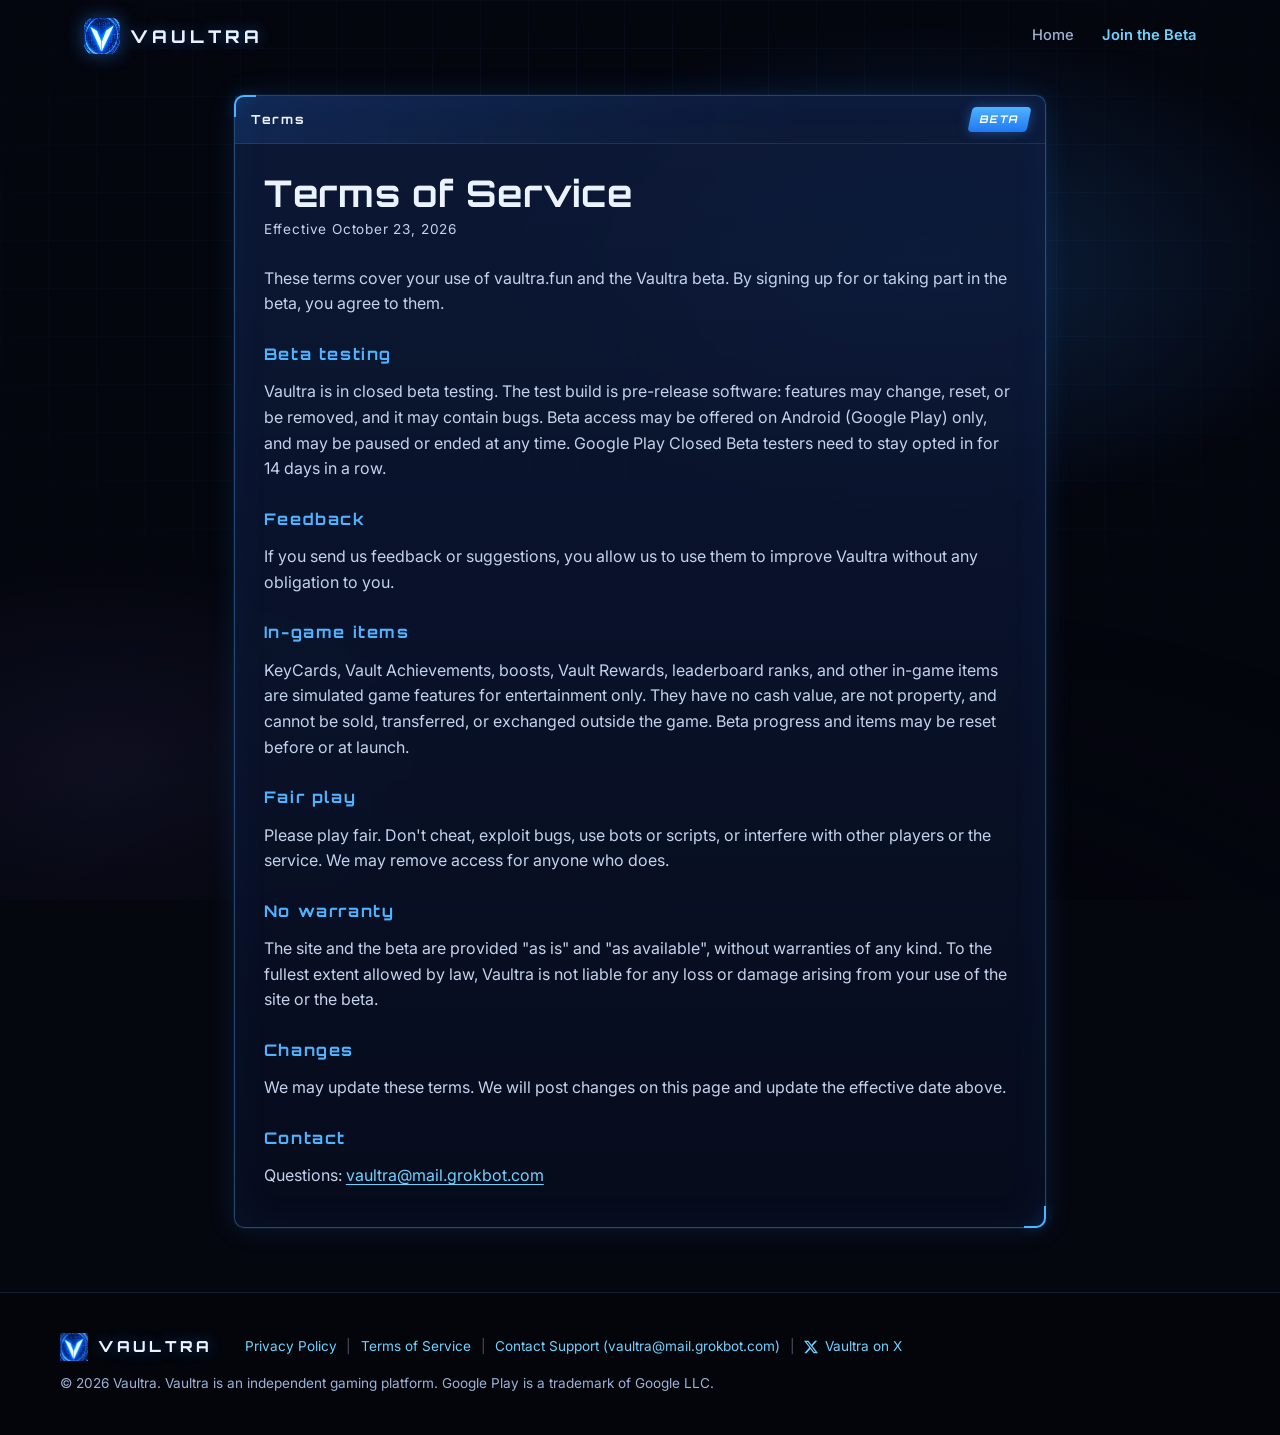
<file: terms/index.html>
<!DOCTYPE html>
<html lang="en">
<head>
  <meta charset="utf-8" />
  <meta name="viewport" content="width=device-width, initial-scale=1" />
  <title>Terms of Service — Vaultra</title>
  <meta name="description" content="Terms for using vaultra.fun and the Vaultra beta." />
  <meta name="theme-color" content="#05070f" />
  <meta name="color-scheme" content="dark" />
  <link rel="canonical" href="https://vaultra.fun/terms/" />
  <meta property="og:type" content="website" />
  <meta property="og:title" content="Terms of Service — Vaultra" />
  <meta property="og:description" content="Terms for using vaultra.fun and the Vaultra beta." />
  <meta property="og:url" content="https://vaultra.fun/terms/" />
  <meta property="og:image" content="https://vaultra.fun/assets/img/og-vaultra-1200x630.jpg" />
  <meta property="og:image:width" content="1200" />
  <meta property="og:image:height" content="630" />
  <meta property="og:image:alt" content="Vaultra: Earn your KeyCard. Unlock the vault. Coming soon to Android and Telegram." />
  <meta name="twitter:card" content="summary_large_image" />
  <meta name="twitter:site" content="@Vaultra_Fun" />
  <meta name="twitter:image" content="https://vaultra.fun/assets/img/og-vaultra-1200x630.jpg" />
  <meta name="twitter:image:alt" content="Vaultra: Earn your KeyCard. Unlock the vault. Coming soon to Android and Telegram." />
  <link rel="icon" type="image/png" sizes="32x32" href="/assets/favicon-32.png" />
  <link rel="icon" type="image/png" sizes="64x64" href="/assets/favicon-64.png" />
  <link rel="apple-touch-icon" sizes="180x180" href="/assets/apple-touch-icon.png" />
  <link rel="preconnect" href="https://fonts.googleapis.com" />
  <link rel="preconnect" href="https://fonts.gstatic.com" crossorigin />
  <link href="https://fonts.googleapis.com/css2?family=Inter:wght@400;500;600;700&family=Orbitron:wght@600;700;800&display=swap" rel="stylesheet" />
  <link rel="stylesheet" href="/styles.css" />
  <link rel="stylesheet" href="/pages.css" />
</head>
<body>
  <canvas class="code-stream" aria-hidden="true"></canvas>
  <div class="bg-glow" aria-hidden="true"></div>
  <div class="bg-grid" aria-hidden="true"></div>

  <header class="site-header">
    <a class="brand" href="/" aria-label="Vaultra home">
      <img src="/assets/favicon-64.png" alt="" width="36" height="36" class="brand-mark" />
      <span class="brand-word">VAULTRA</span>
    </a>
    <nav class="nav nav-simple" aria-label="Primary">
      <a href="/">Home</a>
      <a href="/signup/" class="nav-beta">Join the Beta</a>
    </nav>
  </header>

  <main class="legal-main">
    <article class="panel legal">
      <div class="panel-bar"><span class="panel-title">Terms</span><span class="tag">Beta</span></div>
      <div class="legal-body">
        <h1>Terms of Service</h1>
        <p class="legal-date">Effective October 23, 2026</p>
        <p>These terms cover your use of vaultra.fun and the Vaultra beta. By signing up for or taking part in the beta, you agree to them.</p>

        <h2>Beta testing</h2>
        <p>Vaultra is in closed beta testing. The test build is pre-release software: features may change, reset, or be removed, and it may contain bugs. Beta access may be offered on Android (Google Play) only, and may be paused or ended at any time. Google Play Closed Beta testers need to stay opted in for 14 days in a row.</p>

        <h2>Feedback</h2>
        <p>If you send us feedback or suggestions, you allow us to use them to improve Vaultra without any obligation to you.</p>

        <h2>In-game items</h2>
        <p>KeyCards, Vault Achievements, boosts, Vault Rewards, leaderboard ranks, and other in-game items are simulated game features for entertainment only. They have no cash value, are not property, and cannot be sold, transferred, or exchanged outside the game. Beta progress and items may be reset before or at launch.</p>

        <h2>Fair play</h2>
        <p>Please play fair. Don't cheat, exploit bugs, use bots or scripts, or interfere with other players or the service. We may remove access for anyone who does.</p>

        <h2>No warranty</h2>
        <p>The site and the beta are provided "as is" and "as available", without warranties of any kind. To the fullest extent allowed by law, Vaultra is not liable for any loss or damage arising from your use of the site or the beta.</p>

        <h2>Changes</h2>
        <p>We may update these terms. We will post changes on this page and update the effective date above.</p>

        <h2>Contact</h2>
        <p>Questions: <a href="mailto:vaultra@mail.grokbot.com">vaultra@mail.grokbot.com</a></p>
      </div>
    </article>
  </main>

  <footer class="site-footer">
    <div class="footer-inner">
      <div class="brand brand-footer">
        <img src="/assets/favicon-64.png" alt="" width="28" height="28" loading="lazy" />
        <span class="brand-word">VAULTRA</span>
      </div>
      <nav class="footer-links" aria-label="Legal">
        <a href="/privacy/">Privacy Policy</a><span aria-hidden="true">|</span>
        <a href="/terms/">Terms of Service</a><span aria-hidden="true">|</span>
        <a href="mailto:vaultra@mail.grokbot.com">Contact Support (vaultra@mail.grokbot.com)</a><span aria-hidden="true">|</span>
        <a class="x-link" href="https://x.com/Vaultra_Fun" target="_blank" rel="noopener" aria-label="Vaultra on X"><svg class="x-icon" viewBox="0 0 24 24" width="16" height="16" aria-hidden="true" focusable="false"><path fill="currentColor" d="M18.901 1.153h3.68l-8.04 9.19L24 22.846h-7.406l-5.8-7.584-6.638 7.584H.474l8.6-9.83L0 1.154h7.594l5.243 6.932ZM17.61 20.644h2.039L6.486 3.24H4.298Z"/></svg><span>Vaultra on X</span></a>
        <!-- Telegram link placeholder: add <a href="https://t.me/HANDLE" target="_blank" rel="noopener">Vaultra on Telegram</a> once the official link exists -->
      </nav>
      <p class="footer-copy footer-note">© <span id="year"></span> Vaultra. Vaultra is an independent gaming platform. Google Play is a trademark of Google LLC.</p>
    </div>
  </footer>

  <script src="/main.js" defer></script>
</body>
</html>
</file>
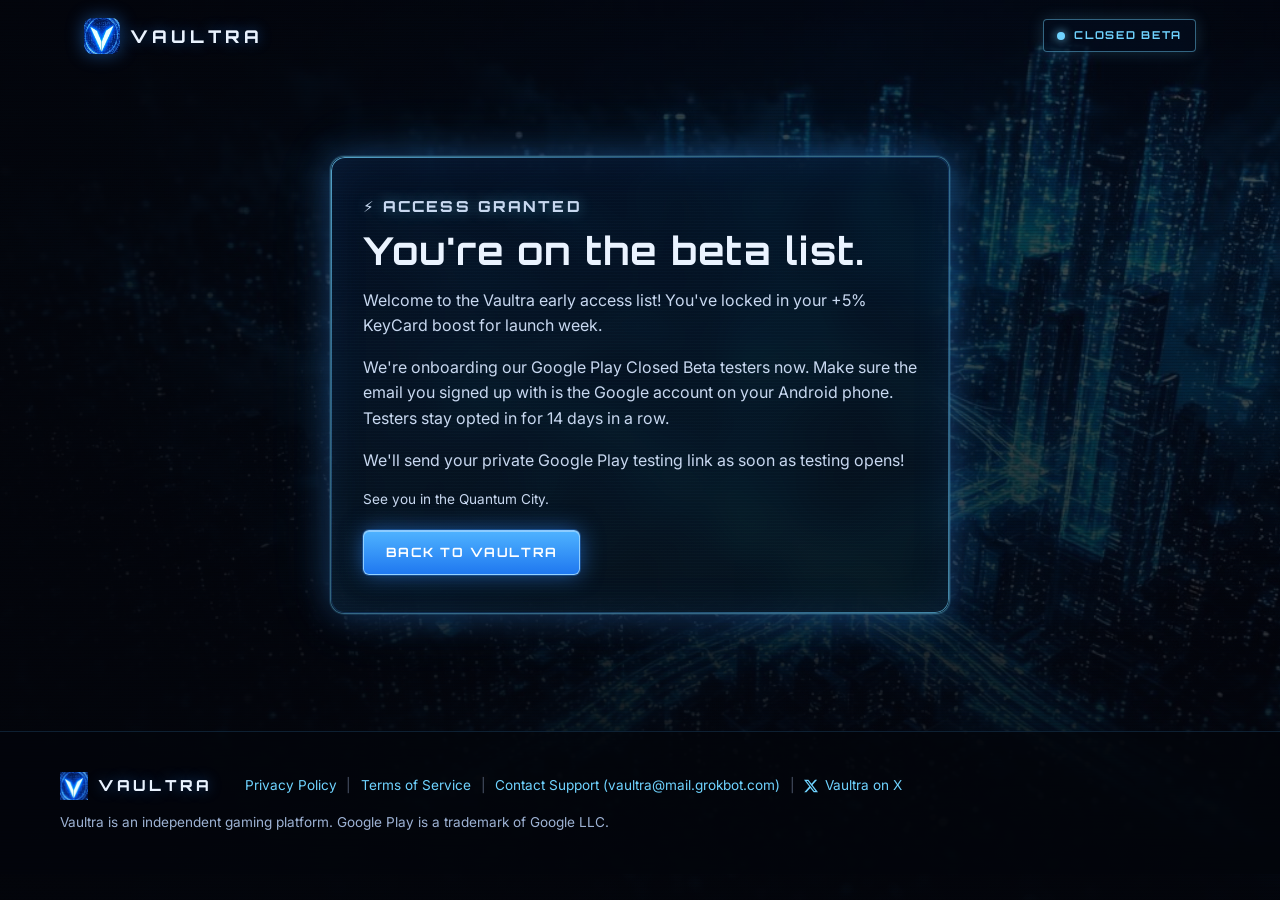
<file: signup/thanks/index.html>
<!DOCTYPE html>
<html lang="en">
<head>
  <meta charset="utf-8" />
  <meta name="viewport" content="width=device-width, initial-scale=1" />
  <title>You're on the list — Vaultra Closed Beta</title>
  <meta name="robots" content="noindex" />
  <meta name="theme-color" content="#05070f" />
  <meta name="color-scheme" content="dark" />
  <meta property="og:type" content="website" />
  <meta property="og:title" content="You're on the Vaultra beta list" />
  <meta property="og:description" content="Welcome to the Vaultra early access list." />
  <meta property="og:url" content="https://vaultra.fun/signup/thanks/" />
  <meta property="og:image" content="https://vaultra.fun/assets/img/og-vaultra-1200x630.jpg" />
  <meta property="og:image:width" content="1200" />
  <meta property="og:image:height" content="630" />
  <meta property="og:image:alt" content="Vaultra: Earn your KeyCard. Unlock the vault. Coming soon to Android and Telegram." />
  <meta name="twitter:card" content="summary_large_image" />
  <meta name="twitter:site" content="@Vaultra_Fun" />
  <meta name="twitter:image" content="https://vaultra.fun/assets/img/og-vaultra-1200x630.jpg" />
  <meta name="twitter:image:alt" content="Vaultra: Earn your KeyCard. Unlock the vault. Coming soon to Android and Telegram." />
  <link rel="icon" type="image/png" sizes="32x32" href="/assets/favicon-32.png" />
  <link rel="icon" type="image/png" sizes="64x64" href="/assets/favicon-64.png" />
  <link rel="apple-touch-icon" sizes="180x180" href="/assets/apple-touch-icon.png" />
  <link rel="preconnect" href="https://fonts.googleapis.com" />
  <link rel="preconnect" href="https://fonts.gstatic.com" crossorigin />
  <link href="https://fonts.googleapis.com/css2?family=Inter:wght@400;500;600;700&family=Orbitron:wght@600;700;800&display=swap" rel="stylesheet" />
  <link rel="stylesheet" href="/styles.css" />
  <link rel="stylesheet" href="/pages.css" />
</head>
<body class="page-city">
  <div class="city-bg" aria-hidden="true">
    <video class="city-video" muted loop playsinline autoplay preload="none" poster="/assets/bg/quantum-city-still.jpg">
      <source data-src="/assets/bg/quantum-city.mp4" data-src-small="/assets/bg/quantum-city-480.mp4" type="video/mp4" />
    </video>
    <div class="city-overlay"></div>
    <div class="city-scan"></div>
  </div>

  <header class="site-header">
    <a class="brand" href="/" aria-label="Vaultra home">
      <img src="/assets/favicon-64.png" alt="" width="36" height="36" class="brand-mark" />
      <span class="brand-word">Vaultra</span>
    </a>
    <span class="beta-badge"><span class="pulse" aria-hidden="true"></span>CLOSED BETA</span>
  </header>

  <main class="thanks-main">
    <div class="glass-card thanks-card">
      <div class="glass-scan" aria-hidden="true"></div>
      <p class="glass-title"><span aria-hidden="true">⚡</span> ACCESS GRANTED</p>
      <h1>You're on the beta list.</h1>
      <p>Welcome to the Vaultra early access list! You've locked in your +5% KeyCard boost for launch week.</p>
      <p>We're onboarding our Google Play Closed Beta testers now. Make sure the email you signed up with is the Google account on your Android phone. Testers stay opted in for 14 days in a row.</p>
      <p>We'll send your private Google Play testing link as soon as testing opens!</p>
      <p class="glass-fine">See you in the Quantum City.</p>
      <a class="btn btn-primary" href="/">BACK TO VAULTRA</a>
    </div>
  </main>

  <footer class="site-footer">
    <div class="footer-inner">
      <div class="brand brand-footer">
        <img src="/assets/favicon-64.png" alt="" width="28" height="28" loading="lazy" />
        <span class="brand-word">VAULTRA</span>
      </div>
      <nav class="footer-links" aria-label="Legal">
        <a href="/privacy/">Privacy Policy</a><span aria-hidden="true">|</span>
        <a href="/terms/">Terms of Service</a><span aria-hidden="true">|</span>
        <a href="mailto:vaultra@mail.grokbot.com">Contact Support (vaultra@mail.grokbot.com)</a><span aria-hidden="true">|</span>
        <a class="x-link" href="https://x.com/Vaultra_Fun" target="_blank" rel="noopener" aria-label="Vaultra on X"><svg class="x-icon" viewBox="0 0 24 24" width="16" height="16" aria-hidden="true" focusable="false"><path fill="currentColor" d="M18.901 1.153h3.68l-8.04 9.19L24 22.846h-7.406l-5.8-7.584-6.638 7.584H.474l8.6-9.83L0 1.154h7.594l5.243 6.932ZM17.61 20.644h2.039L6.486 3.24H4.298Z"/></svg><span>Vaultra on X</span></a>
        <!-- Telegram link placeholder: add <a href="https://t.me/HANDLE" target="_blank" rel="noopener">Vaultra on Telegram</a> once the official link exists -->
      </nav>
      <p class="footer-copy footer-note">Vaultra is an independent gaming platform. Google Play is a trademark of Google LLC.</p>
    </div>
  </footer>

  <script src="/pages.js" defer></script>
</body>
</html>
</file>
<file: styles.css>
/* Vaultra — Matrix / AI blue command-deck theme */
:root {
  --bg: #05070f;
  --bg-deep: #03050b;
  --panel: rgba(9, 18, 40, 0.78);
  --panel-solid: #0a1430;
  --blue: #2f8cff;
  --blue-bright: #4fb3ff;
  --cyan: #6fd3ff;
  --violet: #8c7bff;
  --glow: rgba(47, 140, 255, 0.45);
  --glow-soft: rgba(47, 140, 255, 0.18);
  --line: rgba(79, 179, 255, 0.35);
  --line-soft: rgba(79, 179, 255, 0.16);
  --text: #eaf3ff;
  --muted: #9db2d4;
  --radius: 10px;
  --cut: 14px;
  --font: "Inter", system-ui, -apple-system, "Segoe UI", Roboto, sans-serif;
  --font-display: "Orbitron", "Inter", system-ui, sans-serif;
  --max: 1160px;
}

*, *::before, *::after { box-sizing: border-box; }
html { scroll-behavior: smooth; background: var(--bg); }
body {
  margin: 0;
  min-height: 100vh;
  font-family: var(--font);
  background: var(--bg);
  color: var(--text);
  line-height: 1.6;
  overflow-x: hidden;
  position: relative;
  -webkit-font-smoothing: antialiased;
}

img, video { max-width: 100%; display: block; }
a { color: inherit; text-decoration: none; }
h1, h2, h3 { line-height: 1.1; margin: 0 0 0.6em; font-family: var(--font-display); letter-spacing: 0.02em; }

/* ---------- Background layers ---------- */
.code-stream {
  position: fixed;
  inset: 0;
  width: 100%;
  height: 100%;
  z-index: 0;
  pointer-events: none;
  opacity: 0.32;
}
.bg-glow {
  position: fixed;
  inset: 0;
  pointer-events: none;
  z-index: 0;
  background:
    radial-gradient(ellipse 55% 45% at 72% 30%, rgba(47, 140, 255, 0.20), transparent 62%),
    radial-gradient(ellipse 45% 40% at 8% 85%, rgba(140, 123, 255, 0.08), transparent 60%),
    radial-gradient(ellipse 120% 80% at 50% 120%, rgba(3, 5, 11, 0.9), transparent 70%);
}
.bg-grid {
  position: fixed;
  inset: 0;
  pointer-events: none;
  z-index: 0;
  background-image:
    linear-gradient(rgba(79, 179, 255, 0.045) 1px, transparent 1px),
    linear-gradient(90deg, rgba(79, 179, 255, 0.045) 1px, transparent 1px);
  background-size: 48px 48px;
  mask-image: radial-gradient(ellipse 80% 70% at 50% 30%, #000 30%, transparent 80%);
  -webkit-mask-image: radial-gradient(ellipse 80% 70% at 50% 30%, #000 30%, transparent 80%);
}

.site-header, main, .site-footer { position: relative; z-index: 1; }

/* ---------- Header ---------- */
.site-header {
  display: flex;
  align-items: center;
  gap: 1.25rem;
  max-width: var(--max);
  margin: 0 auto;
  padding: 1.1rem 1.5rem;
}
.brand { display: flex; align-items: center; gap: 0.65rem; font-weight: 800; }
.brand-mark { border-radius: 8px; box-shadow: 0 0 18px var(--glow); }
.brand-word {
  font-family: var(--font-display);
  font-size: 1.1rem;
  letter-spacing: 0.22em;
  text-shadow: 0 0 14px var(--glow);
}
.nav { display: flex; gap: 1.75rem; margin-left: auto; font-size: 0.92rem; font-weight: 500; color: var(--muted); }
.nav a { transition: color .2s, text-shadow .2s; }
.nav a:hover, .nav a:focus-visible { color: var(--cyan); text-shadow: 0 0 12px var(--glow); }

/* ---------- Buttons (Vault Word style) ---------- */
.btn {
  display: inline-flex;
  align-items: center;
  justify-content: center;
  padding: 0.7rem 1.35rem;
  font-family: var(--font-display);
  font-weight: 700;
  font-size: 0.8rem;
  letter-spacing: 0.12em;
  border-radius: 6px;
  transition: transform .15s, box-shadow .2s, background .2s;
}
.btn-primary {
  color: #fff;
  background: linear-gradient(180deg, #4fb3ff 0%, #1f78f0 100%);
  border: 1px solid rgba(160, 215, 255, 0.85);
  box-shadow: 0 0 0 1px rgba(47, 140, 255, 0.3), 0 0 22px rgba(47, 140, 255, 0.55), inset 0 1px 0 rgba(255,255,255,0.35);
}
.btn-primary:hover, .btn-primary:focus-visible {
  transform: translateY(-1px);
  box-shadow: 0 0 0 1px rgba(47, 140, 255, 0.5), 0 0 32px rgba(47, 140, 255, 0.8), inset 0 1px 0 rgba(255,255,255,0.4);
}
.header-cta { flex-shrink: 0; }

.nav-toggle {
  display: none;
  background: transparent;
  border: 1px solid var(--line);
  border-radius: 6px;
  padding: 0.5rem;
  cursor: pointer;
}
.nav-toggle span { display: block; width: 20px; height: 2px; background: var(--cyan); margin: 4px 0; box-shadow: 0 0 6px var(--glow); }

/* ---------- Panels (Vault Word window style) ---------- */
.panel {
  position: relative;
  background: linear-gradient(180deg, rgba(14, 28, 62, 0.82), rgba(7, 13, 30, 0.88));
  border: 1px solid var(--line);
  border-radius: var(--radius);
  box-shadow: 0 0 0 1px rgba(47, 140, 255, 0.08), 0 0 28px rgba(47, 140, 255, 0.14), inset 0 0 40px rgba(47, 140, 255, 0.06);
  backdrop-filter: blur(4px);
  -webkit-backdrop-filter: blur(4px);
}
.panel::before, .panel::after {
  content: "";
  position: absolute;
  width: 22px;
  height: 22px;
  border: 2px solid var(--blue-bright);
  pointer-events: none;
  filter: drop-shadow(0 0 6px var(--glow));
}
.panel::before { top: -1px; left: -1px; border-right: 0; border-bottom: 0; border-top-left-radius: var(--radius); }
.panel::after { bottom: -1px; right: -1px; border-left: 0; border-top: 0; border-bottom-right-radius: var(--radius); }
.panel-bar {
  display: flex;
  align-items: center;
  justify-content: space-between;
  gap: 1rem;
  padding: 0.7rem 1rem;
  border-bottom: 1px solid var(--line-soft);
  background: linear-gradient(90deg, rgba(47, 140, 255, 0.14), transparent 70%);
}
.panel-title { font-family: var(--font-display); font-size: 0.78rem; font-weight: 700; letter-spacing: 0.14em; color: var(--text); }
.panel-dots { display: flex; gap: 6px; }
.panel-dots i { width: 22px; height: 16px; border: 1px solid var(--line); border-radius: 4px; background: rgba(47,140,255,0.12); }
.tag {
  font-family: var(--font-display);
  font-size: 0.66rem;
  font-weight: 700;
  letter-spacing: 0.14em;
  text-transform: uppercase;
  color: #fff;
  padding: 0.25rem 0.6rem;
  border-radius: 4px;
  background: linear-gradient(180deg, #4fb3ff, #1f78f0);
  box-shadow: 0 0 12px var(--glow);
  transform: skewX(-12deg);
}

/* ---------- Hero ---------- */
.hero {
  max-width: var(--max);
  margin: 0 auto;
  padding: 2.5rem 1.5rem 4rem;
  display: grid;
  grid-template-columns: 1.05fr 0.95fr;
  align-items: center;
  gap: 2rem;
  min-height: min(760px, calc(100vh - 80px));
}
.eyebrow {
  display: inline-flex;
  align-items: center;
  gap: 0.6rem;
  font-family: var(--font-display);
  font-size: 0.72rem;
  font-weight: 700;
  letter-spacing: 0.2em;
  color: var(--cyan);
  margin: 0 0 1.25rem;
  padding: 0.45rem 0.85rem;
  border: 1px solid var(--line);
  border-radius: 4px;
  background: rgba(47, 140, 255, 0.08);
}
.pulse {
  width: 8px; height: 8px; border-radius: 50%;
  background: var(--cyan);
  box-shadow: 0 0 10px var(--cyan);
  animation: pulse 1.8s ease-in-out infinite;
}
@keyframes pulse { 50% { opacity: 0.35; } }
.hero h1 { font-size: clamp(2rem, 4.6vw, 3.6rem); font-weight: 800; margin-bottom: 1.1rem; }
.line-white, .line-blue { display: block; }
.line-blue {
  color: var(--blue-bright);
  background: linear-gradient(90deg, #6fd3ff, #2f8cff 60%, #8c7bff);
  -webkit-background-clip: text;
  background-clip: text;
  -webkit-text-fill-color: transparent;
  filter: drop-shadow(0 0 18px rgba(47, 140, 255, 0.45));
}
.subcopy { max-width: 34rem; font-size: 1.08rem; color: var(--muted); margin: 0 0 2rem; }

.kc-line {
  display: inline-flex;
  align-items: center;
  gap: 0.6rem;
  margin: -0.75rem 0 1.4rem;
  padding: 0.5rem 0.95rem;
  font-family: var(--font-display);
  font-size: 0.8rem;
  font-weight: 700;
  letter-spacing: 0.08em;
  color: var(--text);
  border: 1px solid rgba(111, 211, 255, 0.45);
  border-left: 3px solid var(--cyan);
  border-radius: 6px;
  background: linear-gradient(90deg, rgba(47, 140, 255, 0.22), rgba(47, 140, 255, 0.04));
  box-shadow: 0 0 18px rgba(47, 140, 255, 0.22);
}
.kc-line abbr { color: var(--cyan); text-decoration: underline dotted rgba(111, 211, 255, 0.6); text-underline-offset: 3px; cursor: help; text-shadow: 0 0 10px var(--glow); }
.kc-dot { width: 8px; height: 8px; border-radius: 2px; transform: rotate(45deg); background: var(--cyan); box-shadow: 0 0 10px var(--cyan); flex-shrink: 0; }

.store-row { display: flex; flex-wrap: wrap; gap: 0.9rem; }
.store-btn {
  display: inline-flex;
  align-items: center;
  gap: 0.75rem;
  min-width: 190px;
  padding: 0.7rem 1.2rem;
  border: 1px solid var(--line);
  border-radius: 8px;
  background: rgba(9, 18, 40, 0.75);
  color: var(--text);
  cursor: default;
  box-shadow: inset 0 0 18px rgba(47, 140, 255, 0.08);
}
.store-icon { width: 26px; height: 26px; flex-shrink: 0; color: var(--cyan); }
.store-text { display: flex; flex-direction: column; line-height: 1.15; white-space: nowrap; }
.store-text small {
  font-size: 0.66rem;
  letter-spacing: 0.14em;
  text-transform: uppercase;
  color: var(--cyan);
  font-weight: 600;
}
.store-text strong { font-size: 1.05rem; font-weight: 700; }

.hero-art {
  position: relative;
  display: grid;
  place-items: center;
  aspect-ratio: 1 / 1;
  width: 100%;
  max-width: 560px;
  justify-self: center;
}
.hero-halo {
  position: absolute;
  inset: 8%;
  border-radius: 50%;
  background: radial-gradient(circle, rgba(47, 140, 255, 0.35) 0%, rgba(47, 140, 255, 0.10) 45%, transparent 70%);
  filter: blur(10px);
}
.hero-video, .hero-static {
  position: relative;
  grid-area: 1 / 1;
  width: 100%;
  height: auto;
  aspect-ratio: 1 / 1;
  object-fit: contain;
  filter: drop-shadow(0 0 30px rgba(47, 140, 255, 0.35));
}
.vault-video.is-mp4 { mix-blend-mode: screen; }
.hero-static { display: none; }
.hero-floor {
  position: absolute;
  left: 15%; right: 15%; bottom: 2%;
  height: 10%;
  border-radius: 50%;
  background: radial-gradient(ellipse, rgba(47, 140, 255, 0.45), transparent 70%);
  filter: blur(14px);
}

/* ---------- Sections ---------- */
.section { padding: 5rem 1.5rem; }
.section-alt {
  background: linear-gradient(180deg, rgba(8, 16, 36, 0.55), rgba(5, 7, 15, 0.2));
  border-top: 1px solid var(--line-soft);
  border-bottom: 1px solid var(--line-soft);
}
.section-inner { max-width: var(--max); margin: 0 auto; }
.section-eyebrow {
  font-family: var(--font-display);
  font-size: 0.72rem;
  font-weight: 700;
  letter-spacing: 0.24em;
  color: var(--cyan);
  margin: 0 0 0.75rem;
}
.section h2 { font-size: clamp(1.5rem, 3vw, 2.3rem); font-weight: 700; }
.section-lead { max-width: 40rem; color: var(--muted); font-size: 1.05rem; margin: 0 0 2rem; }

.cards { display: grid; grid-template-columns: repeat(3, 1fr); gap: 1.25rem; margin-top: 2rem; }
.card { padding: 1.6rem 1.5rem; }
.card-num {
  display: inline-grid;
  place-items: center;
  width: 44px; height: 44px;
  font-family: var(--font-display);
  font-weight: 800;
  font-size: 0.95rem;
  color: #fff;
  border-radius: 6px;
  margin-bottom: 1rem;
  background: linear-gradient(180deg, rgba(140, 123, 255, 0.55), rgba(70, 60, 180, 0.6));
  border: 1px solid rgba(180, 170, 255, 0.7);
  box-shadow: 0 0 16px rgba(140, 123, 255, 0.4);
}
.card h3 { font-size: 1.05rem; letter-spacing: 0.08em; margin-bottom: 0.5rem; }
.card p { margin: 0; color: var(--muted); font-size: 0.95rem; }

/* Preview */
.shots { display: grid; grid-template-columns: repeat(2, 1fr); gap: 1.5rem; }
.shot { margin: 0; overflow: hidden; }
.shot img { width: 100%; height: auto; aspect-ratio: 16 / 9; object-fit: cover; background: var(--bg-deep); }
.shot figcaption { padding: 0.85rem 1rem 1rem; font-size: 0.9rem; color: var(--muted); border-top: 1px solid var(--line-soft); }

/* Leaderboard */
.lb-grid { display: grid; grid-template-columns: repeat(2, minmax(0, 1fr)); gap: 1.5rem; align-items: stretch; }
.lb-panel { overflow: hidden; display: flex; flex-direction: column; }
.lb-panel .lb-note { margin-top: auto; }
.lb-head span { white-space: nowrap; }
.lb-row {
  display: grid;
  grid-template-columns: 64px 1fr 136px;
  padding: 0.85rem 1.2rem;
  border-bottom: 1px solid var(--line-soft);
  font-size: 0.95rem;
}
.lb-head {
  font-family: var(--font-display);
  font-size: 0.7rem;
  font-weight: 700;
  letter-spacing: 0.16em;
  text-transform: uppercase;
  color: var(--cyan);
}
.lb-row.muted { color: var(--muted); }
.lb-note { margin: 0; padding: 0.9rem 1.2rem; font-size: 0.85rem; color: var(--muted); }

/* Games */
.games-grid { display: grid; grid-template-columns: 1.15fr 0.85fr; gap: 1.5rem; align-items: stretch; }
.game-card { overflow: hidden; display: flex; flex-direction: column; }
.game-body { padding: 1.2rem 1.3rem 1.3rem; }
.game-body p { margin: 0 0 0.8rem; color: var(--muted); }
.game-body .game-sub { color: var(--cyan); font-weight: 600; }
.game-fine { font-size: 0.78rem; margin: 0.6rem 0 0 !important; opacity: 0.8; }
.boss-strip { list-style: none; margin: 0.4rem 0 0; padding: 0; display: grid; grid-template-columns: repeat(4, minmax(0, 1fr)); gap: 0.6rem; }
.boss-strip li { display: flex; flex-direction: column; align-items: center; gap: 0.35rem; padding: 0.55rem 0.3rem 0.5rem; border: 1px solid var(--line-soft); border-radius: 8px; background: rgba(3, 8, 20, 0.55); }
.boss-strip img { width: 72px; height: 72px; object-fit: contain; filter: drop-shadow(0 0 10px rgba(47, 140, 255, 0.25)); }
.boss-strip span { font-family: var(--font-display); font-size: 0.56rem; font-weight: 700; letter-spacing: 0.06em; color: var(--text); text-align: center; white-space: nowrap; }
.game-shot { width: 100%; height: auto; aspect-ratio: 16 / 9; object-fit: cover; border: 1px solid var(--line-soft); border-radius: 8px; margin-top: 0.4rem; }

/* Features tease */
.feature-grid { list-style: none; margin: 1.5rem 0 0; padding: 0; display: grid; grid-template-columns: repeat(4, minmax(0, 1fr)); gap: 1rem; }
.feature { padding: 1.1rem 1.1rem 1rem; }
.feature h3 { font-size: 0.85rem; letter-spacing: 0.1em; color: var(--cyan); margin-bottom: 0.4rem; }
.feature p { margin: 0; font-size: 0.9rem; color: var(--muted); line-height: 1.5; }
.feature-mythic { border-color: rgba(140, 123, 255, 0.6); box-shadow: 0 0 24px rgba(140, 123, 255, 0.2), inset 0 0 30px rgba(140, 123, 255, 0.08); }
.feature-mythic h3 { color: #b9aeff; }

/* Leaderboard: per-platform panels */
.lb-plat { display: inline-flex; align-items: center; gap: 0.5rem; }
.lb-icon { width: 16px; height: 16px; color: var(--cyan); }
.lb-mini + .lb-mini { border-top: 1px solid var(--line); }
.lb-mini-title { display: flex; justify-content: space-between; align-items: center; padding: 0.7rem 1.2rem 0.2rem; font-family: var(--font-display); font-size: 0.72rem; font-weight: 700; letter-spacing: 0.12em; color: var(--text); }
.lb-mini-tag { font-size: 0.6rem; letter-spacing: 0.14em; color: var(--cyan); padding: 0.15rem 0.45rem; border: 1px solid var(--line); border-radius: 4px; }
.lb-mini .lb-row:last-child { border-bottom: 0; }
.lb-mini .lb-row { padding-top: 0.6rem; padding-bottom: 0.6rem; }
.lb-foot { margin: 1rem 0 0; font-size: 0.85rem; color: var(--muted); }

/* FAQ */
.faq-inner { max-width: 860px; }
.faq-list { display: grid; gap: 0.75rem; margin-top: 1.5rem; }
.faq-item { padding: 0; }
.faq-item summary { list-style: none; cursor: pointer; padding: 1rem 3rem 1rem 1.2rem; position: relative; font-family: var(--font-display); font-size: 0.9rem; font-weight: 700; letter-spacing: 0.05em; color: var(--text); }
.faq-item summary::-webkit-details-marker { display: none; }
.faq-item summary::after { content: "+"; position: absolute; right: 1.2rem; top: 50%; transform: translateY(-50%); font-size: 1.2rem; color: var(--cyan); text-shadow: 0 0 10px var(--glow); }
.faq-item[open] summary::after { content: "−"; }
.faq-item[open] summary { color: var(--cyan); border-bottom: 1px solid var(--line-soft); }
.faq-item p { margin: 0; padding: 0.9rem 1.2rem 1.1rem; color: var(--muted); font-size: 0.95rem; }
.faq-item a { color: var(--cyan); text-decoration: underline; text-underline-offset: 3px; }

/* About */
.about-grid { display: grid; grid-template-columns: 1.1fr 0.9fr; gap: 3rem; align-items: center; }
.about-list { list-style: none; padding: 0; margin: 0 0 2rem; }
.about-list li { display: flex; align-items: center; gap: 0.75rem; padding: 0.4rem 0; color: var(--text); }
.dot { width: 9px; height: 9px; border-radius: 2px; transform: rotate(45deg); background: var(--blue-bright); box-shadow: 0 0 10px var(--glow); flex-shrink: 0; }
.dot.alt { background: var(--violet); box-shadow: 0 0 10px rgba(140, 123, 255, 0.6); }
.about-art { margin: 0; justify-self: center; width: 100%; max-width: 420px; display: grid; }
.about-art .vault-video, .about-art .vault-static {
  grid-area: 1 / 1;
  width: 100%;
  height: auto;
  aspect-ratio: 1 / 1;
  object-fit: contain;
  filter: drop-shadow(0 0 26px rgba(47, 140, 255, 0.35));
}
.about-art .vault-static { display: none; }

/* Footer */
.site-footer { border-top: 1px solid var(--line-soft); padding: 2.5rem 1.5rem; background: rgba(3, 5, 11, 0.7); }
.footer-inner { max-width: var(--max); margin: 0 auto; display: flex; flex-wrap: wrap; align-items: center; gap: 0.75rem 2rem; }
.footer-copy, .footer-meta { margin: 0; font-size: 0.85rem; color: var(--muted); }
.footer-meta { margin-left: auto; }
.brand-footer .brand-word { font-size: 0.95rem; }

.footer-links { display: flex; flex-wrap: wrap; align-items: center; gap: 0.4rem 0.6rem; font-size: 0.85rem; color: var(--muted); }
.footer-links a { color: var(--cyan); transition: color .2s, text-shadow .2s; }
.footer-links a:hover, .footer-links a:focus-visible { color: #fff; text-shadow: 0 0 10px var(--glow); }
.footer-links > span { opacity: 0.45; }
.footer-note { flex-basis: 100%; }
.nav .nav-beta { color: var(--cyan); font-weight: 600; }
.nav .nav-beta:hover, .nav .nav-beta:focus-visible { color: #fff; text-shadow: 0 0 12px rgba(111, 211, 255, 0.7); }
.beta-link {
  display: inline-block;
  margin-top: 1.1rem;
  font-family: var(--font-display);
  font-size: 0.78rem;
  font-weight: 700;
  letter-spacing: 0.14em;
  color: var(--cyan);
  text-shadow: 0 0 12px rgba(111, 211, 255, 0.45);
  border-bottom: 1px solid rgba(111, 211, 255, 0.5);
  padding-bottom: 2px;
}
.beta-link:hover, .beta-link:focus-visible { color: #fff; border-bottom-color: #fff; }

.x-link { display: inline-flex; align-items: center; gap: 0.4rem; }
.x-icon { width: 14px; height: 14px; flex-shrink: 0; }
.nav .nav-x { color: var(--cyan); }
.nav .nav-x .x-icon { width: 16px; height: 16px; }
.nav .nav-x .x-text { position: absolute; width: 1px; height: 1px; overflow: hidden; clip: rect(0 0 0 0); white-space: nowrap; }
.nav .nav-x:hover, .nav .nav-x:focus-visible { color: #fff; text-shadow: none; filter: drop-shadow(0 0 8px rgba(111, 211, 255, 0.7)); }

a:focus-visible, button:focus-visible { outline: 2px solid var(--cyan); outline-offset: 3px; }

/* ---------- Responsive ---------- */
@media (max-width: 900px) {
  .hero { grid-template-columns: 1fr; text-align: center; padding-top: 1rem; min-height: 0; gap: 0.5rem; }
  .hero-art { order: -1; max-width: 340px; }
  .hero-copy { display: flex; flex-direction: column; align-items: center; }
  .subcopy { margin-left: auto; margin-right: auto; }
  .store-row { justify-content: center; }
  .cards { grid-template-columns: 1fr; }
  .shots { grid-template-columns: 1fr; }
  .lb-grid { grid-template-columns: 1fr; }
  .games-grid { grid-template-columns: 1fr; }
  .feature-grid { grid-template-columns: repeat(2, minmax(0, 1fr)); }
  .about-grid { grid-template-columns: 1fr; gap: 2rem; }
  .about-art { max-width: 300px; }
}
@media (max-width: 760px) {
  .site-header { flex-wrap: wrap; padding: 0.9rem 1.1rem; }
  .header-cta { display: none; }
  .nav-toggle { display: block; margin-left: auto; }
  .nav {
    display: none;
    order: 3;
    width: 100%;
    flex-direction: column;
    gap: 0;
    margin: 0.5rem 0 0;
    border: 1px solid var(--line);
    border-radius: 8px;
    background: var(--panel-solid);
  }
  .nav.open { display: flex; }
  .nav a { padding: 0.85rem 1rem; border-bottom: 1px solid var(--line-soft); }
  .nav a:last-child { border-bottom: 0; }
  .nav .nav-x { display: flex; gap: 0.55rem; }
  .nav .nav-x .x-text { position: static; width: auto; height: auto; overflow: visible; clip: auto; }
  .section { padding: 3.5rem 1.1rem; }
  .hero { padding-left: 1.1rem; padding-right: 1.1rem; padding-bottom: 3rem; }
  .hero h1 { font-size: clamp(1.6rem, 7.4vw, 2.2rem); }
  .store-btn { min-width: 0; flex: 1 1 0; justify-content: center; gap: 0.55rem; padding: 0.65rem 0.7rem; }
  .store-icon { width: 22px; height: 22px; }
  .store-text small { font-size: 0.6rem; letter-spacing: 0.1em; }
  .store-text strong { font-size: 0.98rem; }
  .lb-row { grid-template-columns: 48px 1fr 118px; padding: 0.8rem 0.9rem; }
  .lb-head { letter-spacing: 0.1em; font-size: 0.64rem; }
  .lb-mini-title { padding-left: 0.9rem; padding-right: 0.9rem; }
  .boss-strip { gap: 0.4rem; }
  .boss-strip img { width: 56px; height: 56px; }
  .boss-strip span { font-size: 0.5rem; letter-spacing: 0.02em; }
  .feature { padding: 0.9rem 0.85rem; }
  .feature h3 { font-size: 0.74rem; letter-spacing: 0.06em; }
  .feature p { font-size: 0.84rem; }
  .faq-item summary { font-size: 0.8rem; padding: 0.9rem 2.6rem 0.9rem 1rem; }
  .faq-item p { padding: 0.8rem 1rem 1rem; font-size: 0.9rem; }
  .kc-line { margin-top: -0.5rem; font-size: 0.72rem; letter-spacing: 0.05em; }
  .footer-meta { margin-left: 0; }
}

/* Header collapses to the menu button before the nav gets crowded */
@media (max-width: 1100px) {
  .site-header { flex-wrap: wrap; }
  .header-cta { display: none; }
  .nav-toggle { display: block; margin-left: auto; }
  .nav {
    display: none;
    order: 3;
    width: 100%;
    flex-direction: column;
    gap: 0;
    margin: 0.5rem 0 0;
    border: 1px solid var(--line);
    border-radius: 8px;
    background: var(--panel-solid);
  }
  .nav.open { display: flex; }
  .nav a { padding: 0.85rem 1rem; border-bottom: 1px solid var(--line-soft); }
  .nav a:last-child { border-bottom: 0; }
  .nav .nav-x { display: flex; gap: 0.55rem; }
  .nav .nav-x .x-text { position: static; width: auto; height: auto; overflow: visible; clip: auto; }
}

/* ---------- Play: Code Catch minigame ---------- */
.section-play { border-bottom: 1px solid var(--line-soft); }
.play-grid { display: grid; grid-template-columns: minmax(0, 1fr) minmax(280px, 420px); gap: 3rem; align-items: center; }
.play-copy h2 { max-width: 34rem; }
.play-rules { list-style: none; padding: 0; margin: 0 0 1.5rem; display: grid; gap: 0.6rem; color: var(--muted); }
.play-rules li { display: flex; gap: 0.75rem; align-items: baseline; }
.pr-key {
  flex: 0 0 4.6rem;
  font-family: var(--font-display);
  font-size: 0.7rem;
  font-weight: 700;
  letter-spacing: 0.14em;
  text-transform: uppercase;
  color: var(--cyan);
}
.play-tag, .cc-tag {
  font-family: var(--font-display);
  font-size: 0.7rem;
  font-weight: 700;
  letter-spacing: 0.2em;
  color: #ffbf3c;
  margin: 0 0 0.4rem;
}
.play-fine { color: var(--muted); font-size: 0.85rem; margin: 0; }
.cc { width: min(100%, max(280px, min(400px, calc((100vh - 140px) * 2 / 3)))); justify-self: center; }
.cc-stage {
  position: relative;
  width: 100%;
  aspect-ratio: 2 / 3;
  border: 1px solid rgba(111, 211, 255, 0.55);
  border-radius: var(--radius);
  overflow: hidden;
  background: #03050b;
  animation: cc-pulse 2.4s ease-in-out infinite;
}
@keyframes cc-pulse {
  0%, 100% { box-shadow: 0 0 18px rgba(47, 140, 255, 0.35), inset 0 0 18px rgba(47, 140, 255, 0.12); }
  50% { box-shadow: 0 0 34px rgba(79, 179, 255, 0.7), inset 0 0 26px rgba(79, 179, 255, 0.2); }
}
.cc-canvas {
  display: block;
  width: 100%;
  height: 100%;
  touch-action: none;
  user-select: none;
  -webkit-user-select: none;
  -webkit-tap-highlight-color: transparent;
}
.cc.is-playing .cc-canvas { cursor: none; }
.cc-overlay {
  position: absolute;
  inset: 0;
  display: flex;
  flex-direction: column;
  align-items: center;
  justify-content: center;
  gap: 0.6rem;
  padding: 1.5rem;
  text-align: center;
  background: rgba(3, 5, 11, 0.72);
  backdrop-filter: blur(2px);
}
.cc-overlay[hidden] { display: none; }
.cc-overlay p { margin: 0; }
.cc-kicker {
  font-family: var(--font-display);
  font-size: 0.75rem;
  font-weight: 700;
  letter-spacing: 0.24em;
  color: #ffbf3c;
}
.cc-title {
  font-family: var(--font-display);
  font-size: clamp(1.5rem, 7vw, 2.1rem);
  font-weight: 800;
  letter-spacing: 0.06em;
  color: var(--text);
  text-shadow: 0 0 18px var(--glow);
}
.cc-text { color: var(--muted); max-width: 17rem; font-size: 0.95rem; }
.cc-best { font-family: var(--font-display); font-size: 0.85rem; letter-spacing: 0.14em; color: var(--cyan); }
.cc-newbest { color: #ffbf3c; margin-left: 0.4rem; }
.cc-btn { margin-top: 0.5rem; cursor: pointer; }
.cc-actions { display: flex; flex-direction: column; align-items: center; gap: 0.75rem; margin: 0.4rem 0 0.6rem; }
.cc-beta { color: var(--cyan); font-weight: 600; }
.cc-beta:hover, .cc-beta:focus-visible { text-shadow: 0 0 12px var(--glow); }
.cc-live { position: absolute; width: 1px; height: 1px; overflow: hidden; clip: rect(0 0 0 0); white-space: nowrap; margin: 0; }
@media (max-width: 900px) {
  .play-grid { grid-template-columns: 1fr; gap: 2rem; }
}

/* ---------- Reduced motion ---------- */
@media (prefers-reduced-motion: reduce) {
  html { scroll-behavior: auto; }
  .code-stream { display: none; }
  .hero-video, .vault-video { display: none; }
  .hero-static, .about-art .vault-static { display: block; }
  .pulse { animation: none; }
  .btn { transition: none; }
  .cc-stage { animation: none; box-shadow: 0 0 24px rgba(47, 140, 255, 0.5); }
}
</file>
<file: pages.css>
/* Vaultra — subpages: /signup, /signup/thanks, /privacy, /terms */
:root { --beta-accent: #6fd3ff; --beta-accent-soft: rgba(111, 211, 255, 0.24); }

/* ---------- Quantum City background ---------- */
.page-city { background: #03050b; }
.city-bg { position: fixed; inset: 0; z-index: 0; overflow: hidden; pointer-events: none; }
.city-video {
  position: absolute; inset: 0; width: 100%; height: 100%; max-width: none;
  object-fit: cover; object-position: 55% 50%;
  background: #03050b url("/assets/bg/quantum-city-still.jpg") center / cover no-repeat;
}
.city-overlay {
  position: absolute; inset: 0;
  background:
    linear-gradient(90deg, rgba(3, 5, 11, 0.86) 0%, rgba(3, 5, 11, 0.62) 50%, rgba(3, 5, 11, 0.5) 100%),
    linear-gradient(180deg, rgba(3, 5, 11, 0.35) 0%, rgba(3, 5, 11, 0.55) 60%, rgba(3, 5, 11, 0.92) 100%);
}
.city-scan {
  position: absolute; inset: 0; opacity: 0.35;
  background: repeating-linear-gradient(180deg, rgba(0, 0, 0, 0) 0 2px, rgba(0, 0, 0, 0.35) 2px 3px);
}
.page-city .site-header, .page-city main, .page-city .site-footer { position: relative; z-index: 1; }
.page-city .site-footer { background: rgba(3, 5, 11, 0.82); }

/* ---------- Header badge ---------- */
.beta-badge {
  margin-left: auto;
  display: inline-flex; align-items: center; gap: 0.55rem;
  font-family: var(--font-display); font-size: 0.68rem; font-weight: 700; letter-spacing: 0.16em;
  color: var(--beta-accent);
  padding: 0.45rem 0.8rem;
  border: 1px solid rgba(111, 211, 255, 0.45);
  border-radius: 4px;
  background: rgba(4, 14, 32, 0.6);
  box-shadow: 0 0 16px rgba(111, 211, 255, 0.18);
  white-space: nowrap;
}
.beta-badge .pulse { background: var(--beta-accent); box-shadow: 0 0 10px var(--beta-accent); }
.page-city .brand-word { text-transform: uppercase; }

/* ---------- Signup hero ---------- */
.su-hero {
  max-width: var(--max); margin: 0 auto;
  padding: 2.5rem 1.5rem 3.5rem;
  display: grid; grid-template-columns: 1.1fr 0.9fr; gap: 3rem; align-items: center;
  min-height: min(700px, calc(100vh - 80px));
}
.su-hero h1 { font-size: clamp(1.9rem, 4vw, 3.1rem); font-weight: 800; margin-bottom: 1.2rem; text-shadow: 0 2px 18px rgba(0, 0, 0, 0.7); }
.su-hero .subcopy { color: #c8d8f0; font-size: 1.1rem; text-shadow: 0 1px 10px rgba(0, 0, 0, 0.8); max-width: 36rem; }

/* ---------- Glassy command-deck card (electric blue, no green) ---------- */
.glass-card {
  position: relative; overflow: hidden;
  padding: 1.8rem 1.6rem 1.5rem;
  border-radius: 14px;
  background: linear-gradient(160deg, rgba(8, 22, 44, 0.62), rgba(3, 12, 18, 0.72));
  border: 1px solid rgba(111, 211, 255, 0.45);
  box-shadow:
    0 0 0 1px rgba(111, 211, 255, 0.12),
    0 0 34px rgba(47, 140, 255, 0.32),
    0 0 70px rgba(111, 211, 255, 0.08),
    inset 0 0 40px rgba(47, 140, 255, 0.10);
  backdrop-filter: blur(14px) saturate(130%);
  -webkit-backdrop-filter: blur(14px) saturate(130%);
}
.glass-card::before {
  content: ""; position: absolute; inset: 0; border-radius: inherit; padding: 1px; pointer-events: none;
  background: linear-gradient(135deg, rgba(111, 211, 255, 0.75), rgba(47, 140, 255, 0.2) 40%, rgba(47, 140, 255, 0.2) 60%, rgba(111, 211, 255, 0.6));
  -webkit-mask: linear-gradient(#000 0 0) content-box, linear-gradient(#000 0 0);
  -webkit-mask-composite: xor; mask-composite: exclude;
}
.glass-scan {
  position: absolute; inset: 0; pointer-events: none; opacity: 0.5;
  background:
    repeating-linear-gradient(180deg, rgba(111, 211, 255, 0.035) 0 1px, transparent 1px 3px),
    linear-gradient(180deg, transparent 0%, rgba(111, 211, 255, 0.08) 50%, transparent 100%);
  background-size: auto, 100% 220%;
  animation: scan 6s linear infinite;
}
@keyframes scan { from { background-position: 0 0, 0 -120%; } to { background-position: 0 0, 0 120%; } }
.glass-card > *:not(.glass-scan) { position: relative; }
.glass-title {
  margin: 0 0 0.6rem;
  font-family: var(--font-display); font-size: 0.95rem; font-weight: 800; letter-spacing: 0.14em;
  color: var(--beta-accent); text-shadow: 0 0 14px rgba(111, 211, 255, 0.45);
}
.glass-lead { margin: 0 0 1.3rem; color: var(--text); }
.glass-fine { margin: 1rem 0 0; font-size: 0.85rem; color: #b5c6e0; }

.su-form { display: flex; flex-direction: column; gap: 0.6rem; }
.su-form label { font-size: 0.88rem; font-weight: 600; color: var(--cyan); letter-spacing: 0.02em; }
.su-form input[type="email"] {
  width: 100%; font: inherit; font-size: 1rem; color: var(--text);
  padding: 0.85rem 1rem;
  border-radius: 8px;
  border: 1px solid rgba(111, 211, 255, 0.5);
  background: rgba(2, 8, 18, 0.75);
  box-shadow: inset 0 0 14px rgba(47, 140, 255, 0.12);
  transition: border-color .2s, box-shadow .2s;
}
.su-form input[type="email"]::placeholder { color: #6f86a8; }
.su-form input[type="email"]:focus { outline: none; border-color: var(--beta-accent); box-shadow: 0 0 0 3px var(--beta-accent-soft), inset 0 0 14px rgba(47, 140, 255, 0.12); }
.hp { position: absolute !important; left: -9999px !important; width: 1px; height: 1px; opacity: 0; }
.su-submit { width: 100%; margin-top: 0.4rem; padding: 0.95rem 1rem; font-size: 0.8rem; line-height: 1.35; text-align: center; cursor: pointer; }

/* ---------- Signup sections ---------- */
.su-section { padding-top: 2.5rem; padding-bottom: 2.5rem; }
.su-section h2 { text-shadow: 0 2px 14px rgba(0, 0, 0, 0.7); }
.su-section .card, .su-panel { background: linear-gradient(180deg, rgba(10, 22, 50, 0.78), rgba(5, 10, 24, 0.86)); backdrop-filter: blur(8px); -webkit-backdrop-filter: blur(8px); }
.su-icon { font-size: 1.8rem; line-height: 1; margin-bottom: 0.9rem; }
.su-panel { padding: 2rem 1.8rem; }
.su-panel .section-lead { margin-bottom: 1.2rem; color: #c3d3ec; }
.su-list { list-style: none; padding: 0; margin: 0 0 1.5rem; }
.su-list li { display: flex; gap: 0.75rem; align-items: baseline; padding: 0.4rem 0; color: var(--text); }
.su-list .dot { transform: rotate(45deg) translateY(-1px); }
.su-list strong { color: var(--cyan); }
.su-cta { max-width: 760px; margin: 0 auto; padding: 2.2rem 2rem; }
.su-cta h2 { font-size: clamp(1.4rem, 2.8vw, 2rem); }
.su-cta p { color: #c8d8f0; }
.su-cta-sub { font-weight: 700; color: var(--text) !important; margin-bottom: 0.3rem; }

/* ---------- Thanks ---------- */
.thanks-main { min-height: calc(100vh - 240px); display: grid; place-items: center; padding: 2rem 1.5rem 4rem; }
.thanks-card { max-width: 620px; width: 100%; padding: 2.4rem 2rem; }
.thanks-card h1 { font-size: clamp(1.6rem, 4vw, 2.4rem); margin-bottom: 1rem; }
.thanks-card p { color: #c8d8f0; }
.thanks-card .btn { margin-top: 1.2rem; }

/* ---------- Legal pages ---------- */
.legal-main { max-width: 860px; margin: 0 auto; padding: 1.5rem 1.5rem 4rem; }
.legal-body { padding: 1.8rem 1.8rem 1.4rem; }
.legal-body h1 { font-size: clamp(1.6rem, 3.6vw, 2.3rem); margin-bottom: 0.3rem; }
.legal-date { margin: 0 0 1.6rem; color: var(--cyan); font-size: 0.85rem; letter-spacing: 0.06em; }
.legal-body h2 { font-size: 1rem; letter-spacing: 0.1em; color: var(--blue-bright); margin: 1.8rem 0 0.5rem; }
.legal-body p, .legal-body li { color: #c3d3ec; }
.legal-body ul { padding-left: 1.2rem; }
.legal-body a { color: var(--cyan); text-decoration: underline; text-underline-offset: 3px; overflow-wrap: anywhere; }
.nav-simple { display: flex; }

/* ---------- Responsive ---------- */
@media (max-width: 900px) {
  .su-hero { grid-template-columns: 1fr; gap: 2rem; padding-top: 1rem; min-height: 0; text-align: left; }
}
@media (max-width: 760px) {
  .site-header { flex-wrap: nowrap; }
  .page-city .site-header { gap: 0.6rem; }
  .page-city .brand { gap: 0.5rem; }
  .page-city .brand-mark { width: 30px; height: 30px; }
  .page-city .brand-word { font-size: 0.95rem; letter-spacing: 0.16em; }
  .beta-badge { font-size: 0.56rem; letter-spacing: 0.08em; padding: 0.4rem 0.55rem; gap: 0.4rem; white-space: normal; line-height: 1.3; text-align: center; min-width: 0; }
  .su-hero { padding: 0.75rem 1.1rem 2.5rem; }
  .su-hero h1 { font-size: clamp(1.55rem, 7vw, 2rem); }
  .su-hero .subcopy { font-size: 1rem; margin-bottom: 0; }
  .glass-card { padding: 1.4rem 1.15rem 1.2rem; }
  .su-cta { padding: 1.7rem 1.2rem; }
  .su-panel { padding: 1.5rem 1.2rem; }
  .su-section { padding-top: 1.8rem; padding-bottom: 1.8rem; }
  .city-overlay { background: linear-gradient(180deg, rgba(3, 5, 11, 0.72) 0%, rgba(3, 5, 11, 0.7) 50%, rgba(3, 5, 11, 0.9) 100%); }
  .nav-simple { display: flex; flex-direction: row; width: auto; order: 0; margin: 0 0 0 auto; border: 0; background: none; gap: 1rem; }
  .nav-simple a { padding: 0; border: 0; }
  .legal-main { padding: 0.5rem 1.1rem 3rem; }
  .legal-body { padding: 1.4rem 1.15rem 1rem; }
}
@media (max-width: 380px) {
  .beta-badge .pulse { display: none; }
}
@media (prefers-reduced-motion: reduce) {
  .city-video { display: none; }
  .city-bg { background: #03050b url("/assets/bg/quantum-city-still.jpg") 55% 50% / cover no-repeat; }
  .glass-scan { animation: none; }
}

/* Legal pages keep their two-link nav inline at every width (home collapses to a menu at 1100px) */
@media (max-width: 1100px) {
  .nav-simple { display: flex; flex-direction: row; width: auto; order: 0; margin: 0 0 0 auto; border: 0; background: none; gap: 1rem; }
  .nav-simple a { padding: 0; border: 0; }
}
</file>
